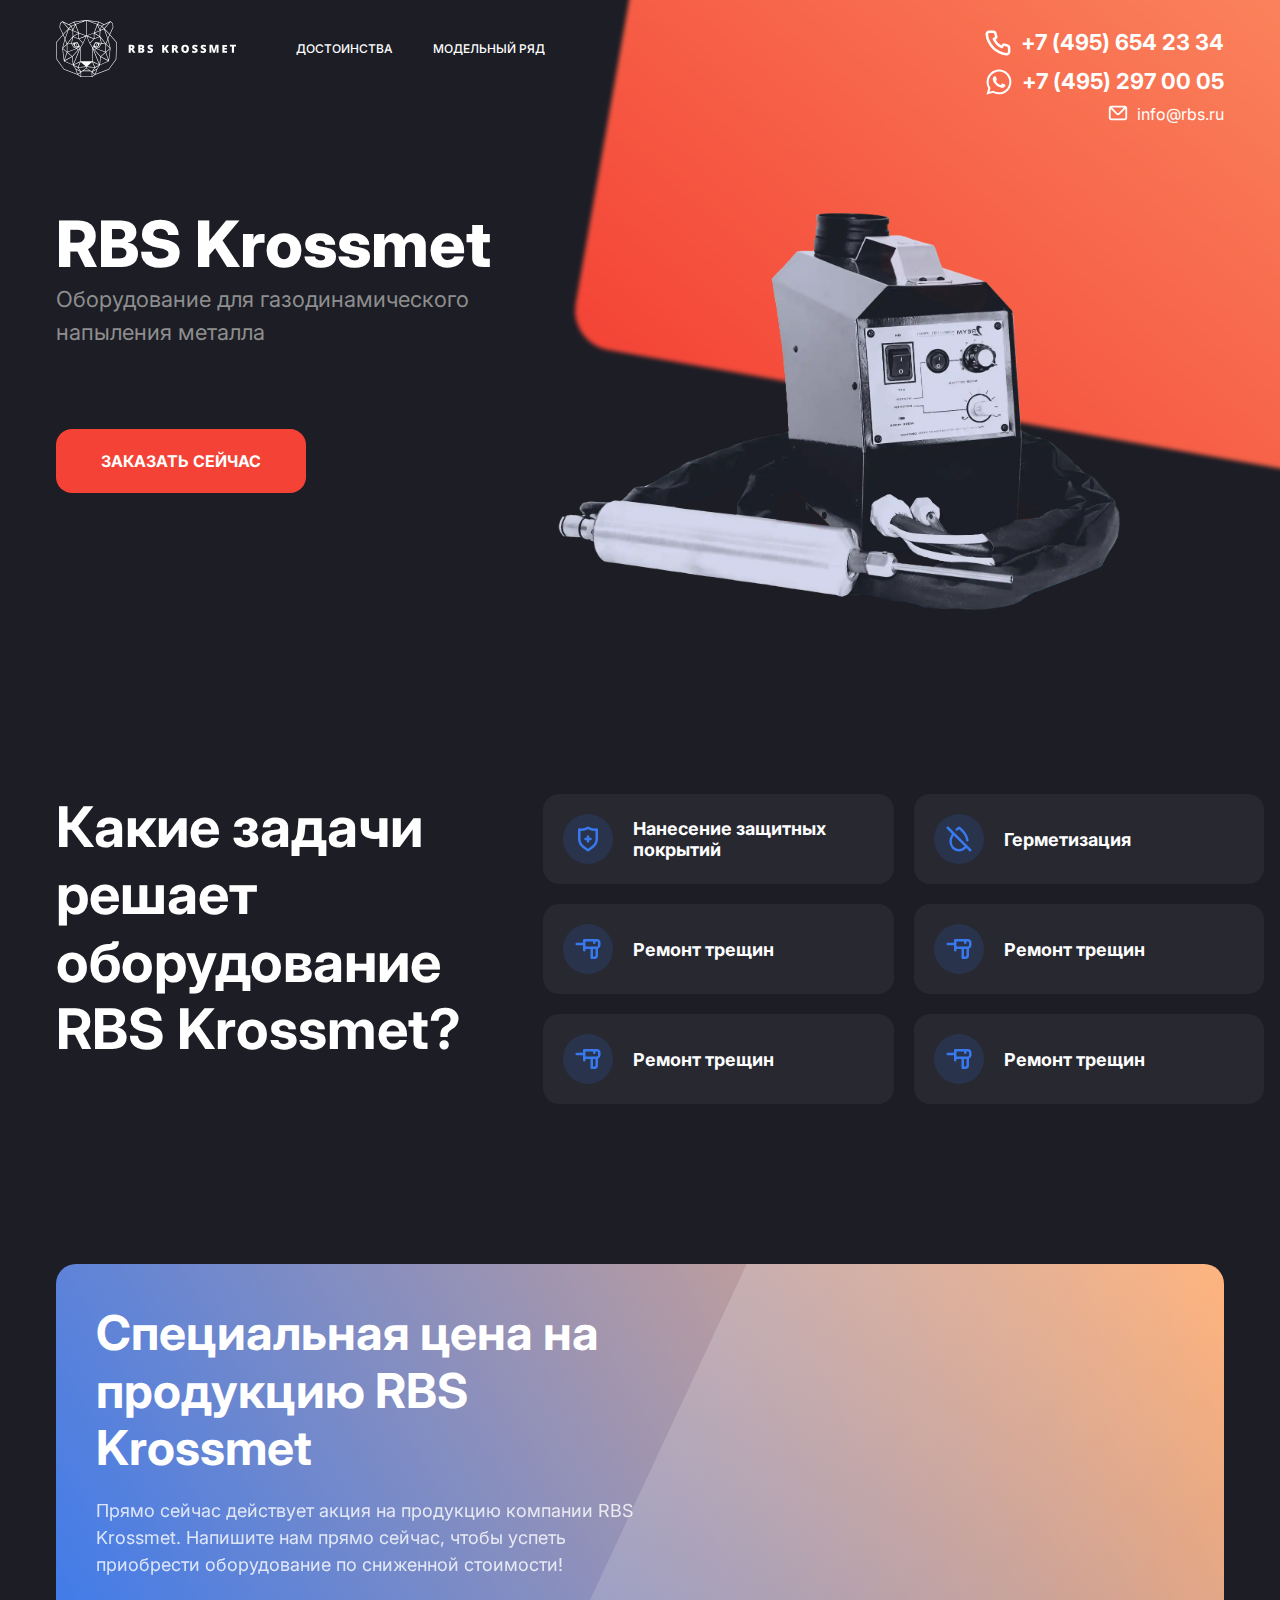
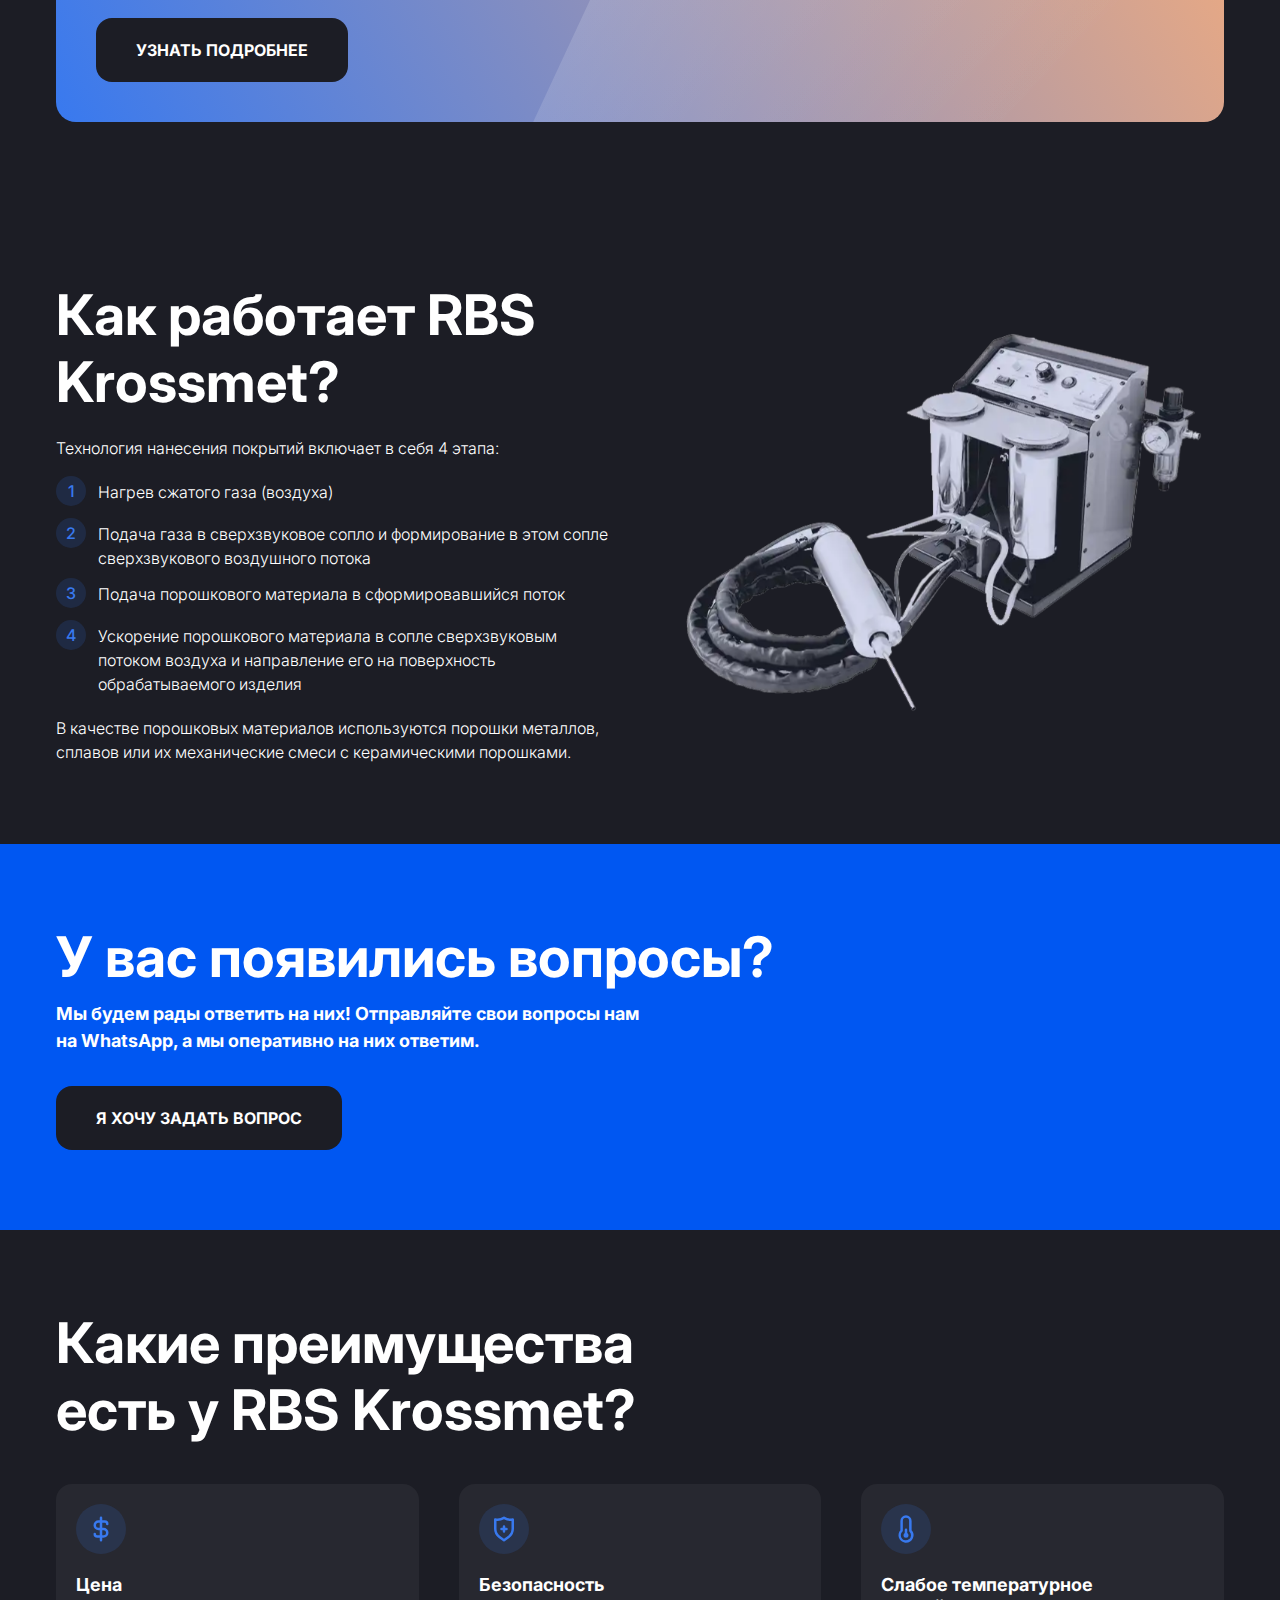
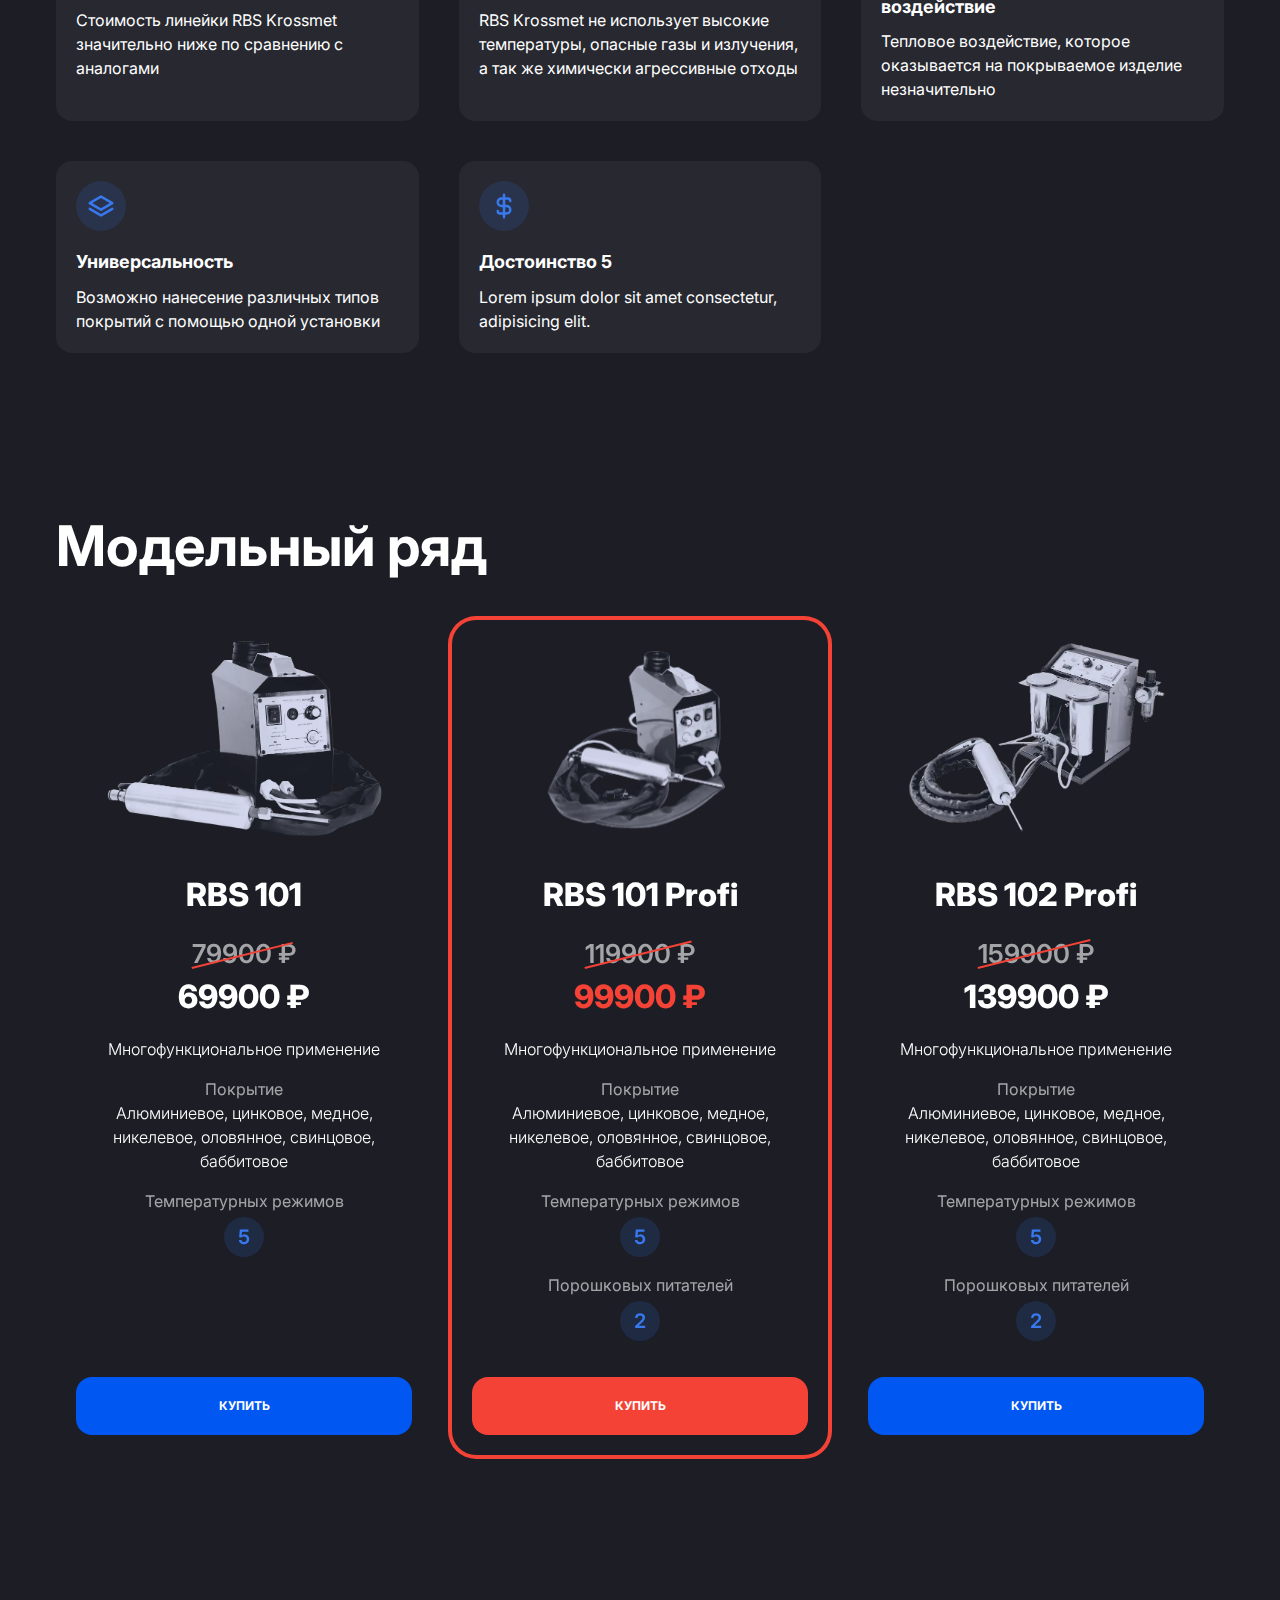
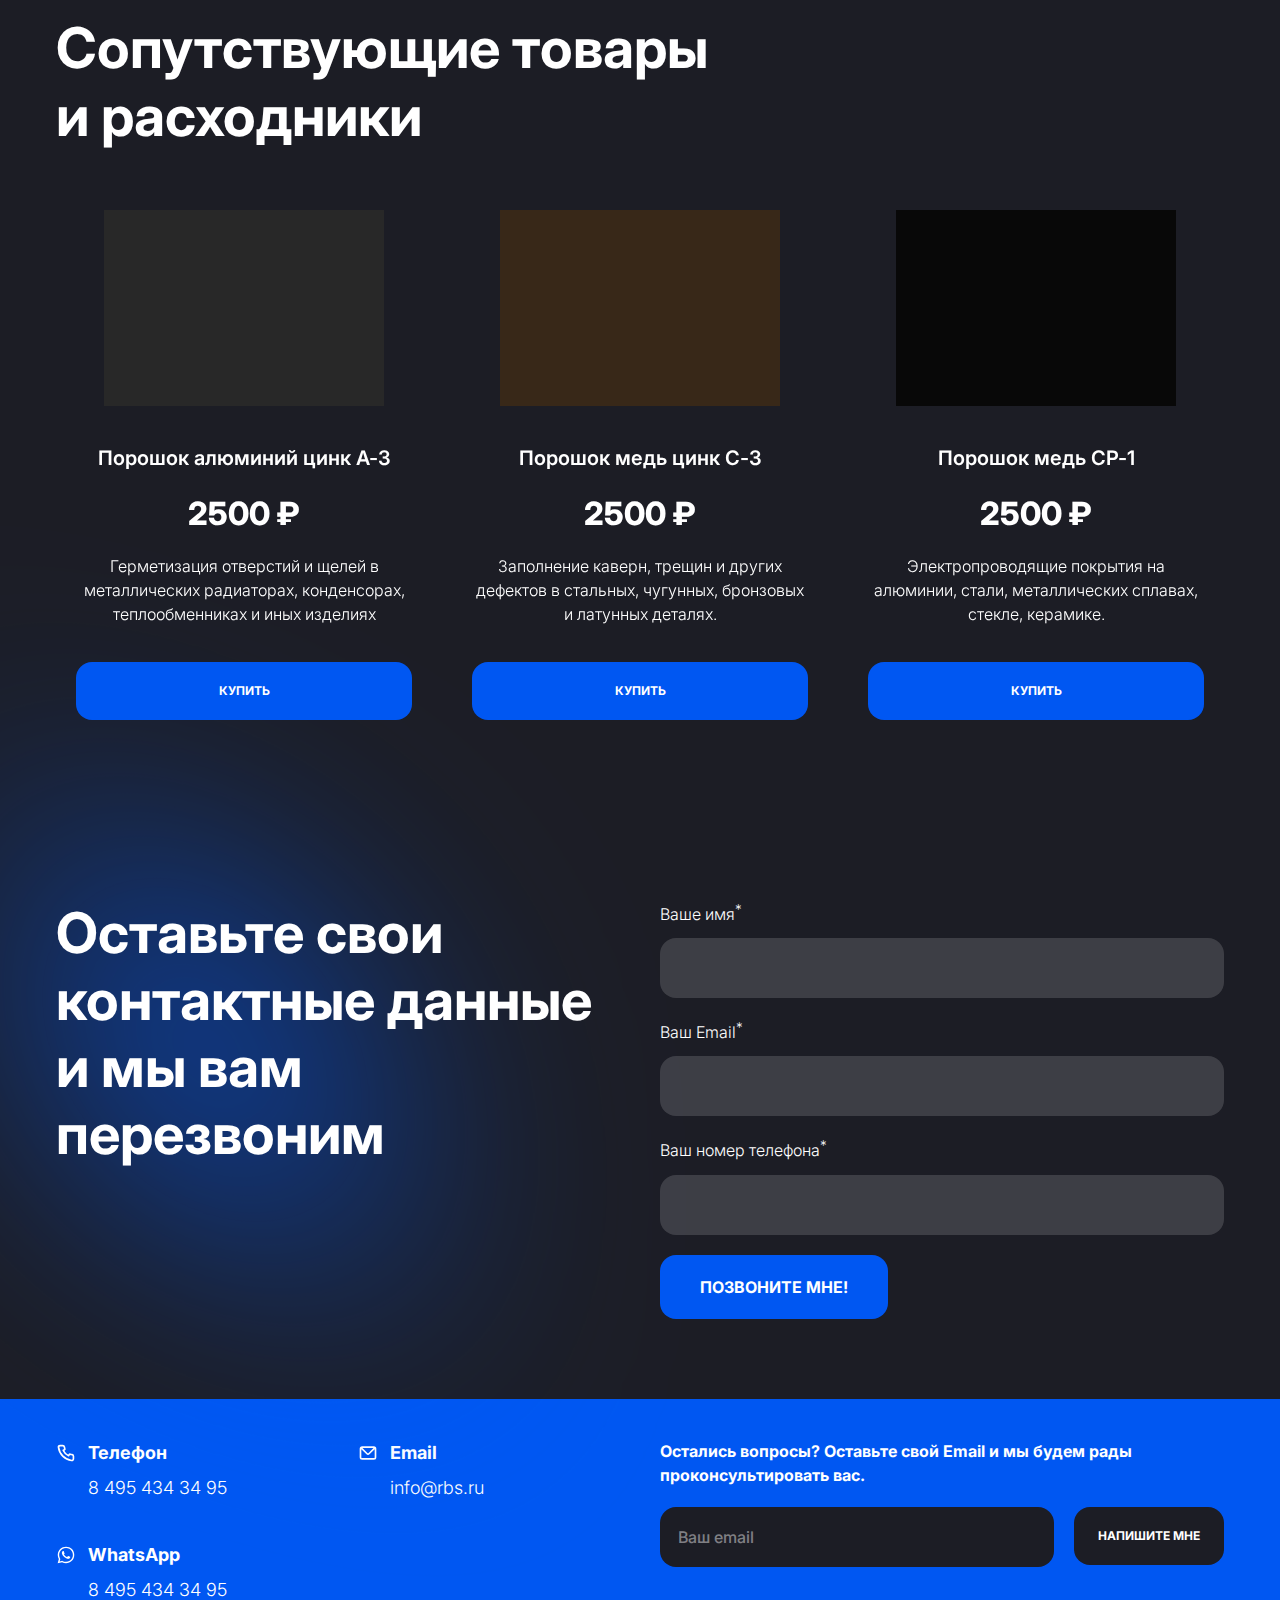
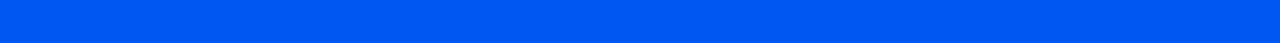
<file: index.html>
<!DOCTYPE html><html><head><meta charSet="utf-8"/><meta http-equiv="x-ua-compatible" content="ie=edge"/><meta name="viewport" content="width=device-width, initial-scale=1, shrink-to-fit=no"/><style data-href="/styles.3fdd917474686aa62a97.css" data-identity="gatsby-global-css">:root{--step-base:4px;--step-x1:var(--step-base);--step-x2:8px;--step-x3:12px;--step-x4:16px;--step-x5:20px;--step-x6:24px;--step-x7:28px;--step-x8:32px;--step-x9:36px;--step-x10:40px;--step-x12:48px;--step-x15:60px;--step-x20:80px;--color-white:#fff;--color-light-gray:#f5f5f5;--color-light-gray-darker:#efeeee;--color-blue:#0057f2;--color-blue-darker:#0350da;--color-orange:#ff9800;--color-orange-darker:#ec8d00;--color-red:#f44336;--color-red-darker:#cc2b20;--color-green:#4caf50;--color-black:#1c1d25;--color-black-darker:#16181f;--color-black-darkest:#0d0e13;--color-black-lighter:#45464c;--color-gray:#8e8e8e;--color-accent:var(--color-blue);--color-accent-hover:var(--color-blue-darker);--color-accent-secondary:var(--color-red);--color-accent-secondary-hover:var(--color-red-darker);--color-contrast:var(--color-white);--color-bg-primary:var(--color-black);--color-bg-secondary:var(--color-black-darker);--color-bg-secondary-hover:var(--color-black-darkest);--color-bg-third:hsla(0,0%,100%,0.15);--color-text-base:var(--color-black);--color-text-contrast:var(--color-white);--color-text-light-contrast:var(--color-gray);--font-railway:"Raleway","Helvetica",sans-serif;--font-inter:"Inter","Helvetica",sans-serif;--font-size-small:12px;--font-size-normal:16px;--font-size-big:18px;--font-size-huge:22px;--font-family-base:var(--font-inter);--font-family-title:var(--font-inter);--font-size-title:48px;--font-size-subtitle:28px;--font-size-third-title:24px;--font-size-base:16px;--border-radius-base:16px;--border-radius-small:12px}@media (min-width:1024px){:root{--font-size-title:64px;--font-size-subtitle:56px;--font-size-third-title:48px}}*,:after,:before{box-sizing:border-box}blockquote,body,dd,dl,figure,h1,h2,h3,h4,p{margin:0}ol[role=list],ul[role=list]{list-style:none}html:focus-within{scroll-behavior:smooth}body{text-rendering:optimizeSpeed;line-height:1.5;min-height:100vh}a:not([class]){text-decoration-skip-ink:auto}img,picture{display:block;max-width:100%}button,input,select,textarea{font:inherit}@media(prefers-reduced-motion:reduce){html:focus-within{scroll-behavior:auto}*,:after,:before{animation-duration:.01ms!important;animation-iteration-count:1!important;scroll-behavior:auto!important;transition-duration:.01ms!important}}@font-face{font-family:swiper-icons;font-style:normal;font-weight:400;src:url("data:application/font-woff;charset=utf-8;base64, [base64]//wADZ2x5ZgAAAywAAADMAAAD2MHtryVoZWFkAAABbAAAADAAAAA2E2+eoWhoZWEAAAGcAAAAHwAAACQC9gDzaG10eAAAAigAAAAZAAAArgJkABFsb2NhAAAC0AAAAFoAAABaFQAUGG1heHAAAAG8AAAAHwAAACAAcABAbmFtZQAAA/gAAAE5AAACXvFdBwlwb3N0AAAFNAAAAGIAAACE5s74hXjaY2BkYGAAYpf5Hu/j+W2+MnAzMYDAzaX6QjD6/4//Bxj5GA8AuRwMYGkAPywL13jaY2BkYGA88P8Agx4j+/8fQDYfA1AEBWgDAIB2BOoAeNpjYGRgYNBh4GdgYgABEMnIABJzYNADCQAACWgAsQB42mNgYfzCOIGBlYGB0YcxjYGBwR1Kf2WQZGhhYGBiYGVmgAFGBiQQkOaawtDAoMBQxXjg/wEGPcYDDA4wNUA2CCgwsAAAO4EL6gAAeNpj2M0gyAACqxgGNWBkZ2D4/wMA+xkDdgAAAHjaY2BgYGaAYBkGRgYQiAHyGMF8FgYHIM3DwMHABGQrMOgyWDLEM1T9/w8UBfEMgLzE////P/5//f/V/xv+r4eaAAeMbAxwIUYmIMHEgKYAYjUcsDAwsLKxc3BycfPw8jEQA/[base64]/uznmfPFBNODM2K7MTQ45YEAZqGP81AmGGcF3iPqOop0r1SPTaTbVkfUe4HXj97wYE+yNwWYxwWu4v1ugWHgo3S1XdZEVqWM7ET0cfnLGxWfkgR42o2PvWrDMBSFj/IHLaF0zKjRgdiVMwScNRAoWUoH78Y2icB/yIY09An6AH2Bdu/UB+yxopYshQiEvnvu0dURgDt8QeC8PDw7Fpji3fEA4z/PEJ6YOB5hKh4dj3EvXhxPqH/SKUY3rJ7srZ4FZnh1PMAtPhwP6fl2PMJMPDgeQ4rY8YT6Gzao0eAEA409DuggmTnFnOcSCiEiLMgxCiTI6Cq5DZUd3Qmp10vO0LaLTd2cjN4fOumlc7lUYbSQcZFkutRG7g6JKZKy0RmdLY680CDnEJ+UMkpFFe1RN7nxdVpXrC4aTtnaurOnYercZg2YVmLN/d/gczfEimrE/fs/bOuq29Zmn8tloORaXgZgGa78yO9/cnXm2BpaGvq25Dv9S4E9+5SIc9PqupJKhYFSSl47+Qcr1mYNAAAAeNptw0cKwkAAAMDZJA8Q7OUJvkLsPfZ6zFVERPy8qHh2YER+3i/BP83vIBLLySsoKimrqKqpa2hp6+jq6RsYGhmbmJqZSy0sraxtbO3sHRydnEMU4uR6yx7JJXveP7WrDycAAAAAAAH//wACeNpjYGRgYOABYhkgZgJCZgZNBkYGLQZtIJsFLMYAAAw3ALgAeNolizEKgDAQBCchRbC2sFER0YD6qVQiBCv/H9ezGI6Z5XBAw8CBK/m5iQQVauVbXLnOrMZv2oLdKFa8Pjuru2hJzGabmOSLzNMzvutpB3N42mNgZGBg4GKQYzBhYMxJLMlj4GBgAYow/P/PAJJhLM6sSoWKfWCAAwDAjgbRAAB42mNgYGBkAIIbCZo5IPrmUn0hGA0AO8EFTQAA") format("woff")}:root{--swiper-theme-color:#007aff}.swiper-container{list-style:none;margin-left:auto;margin-right:auto;overflow:hidden;padding:0;position:relative;z-index:1}.swiper-container-vertical>.swiper-wrapper{flex-direction:column}.swiper-wrapper{box-sizing:content-box;display:flex;height:100%;position:relative;transition-property:transform;width:100%;z-index:1}.swiper-container-android .swiper-slide,.swiper-wrapper{transform:translateZ(0)}.swiper-container-multirow>.swiper-wrapper{flex-wrap:wrap}.swiper-container-multirow-column>.swiper-wrapper{flex-direction:column;flex-wrap:wrap}.swiper-container-free-mode>.swiper-wrapper{margin:0 auto;transition-timing-function:ease-out}.swiper-container-pointer-events{touch-action:pan-y}.swiper-container-pointer-events.swiper-container-vertical{touch-action:pan-x}.swiper-slide{flex-shrink:0;height:100%;position:relative;transition-property:transform;width:100%}.swiper-slide-invisible-blank{visibility:hidden}.swiper-container-autoheight,.swiper-container-autoheight .swiper-slide{height:auto}.swiper-container-autoheight .swiper-wrapper{align-items:flex-start;transition-property:transform,height}.swiper-container-3d{perspective:1200px}.swiper-container-3d .swiper-cube-shadow,.swiper-container-3d .swiper-slide,.swiper-container-3d .swiper-slide-shadow-bottom,.swiper-container-3d .swiper-slide-shadow-left,.swiper-container-3d .swiper-slide-shadow-right,.swiper-container-3d .swiper-slide-shadow-top,.swiper-container-3d .swiper-wrapper{transform-style:preserve-3d}.swiper-container-3d .swiper-slide-shadow-bottom,.swiper-container-3d .swiper-slide-shadow-left,.swiper-container-3d .swiper-slide-shadow-right,.swiper-container-3d .swiper-slide-shadow-top{height:100%;left:0;pointer-events:none;position:absolute;top:0;width:100%;z-index:10}.swiper-container-3d .swiper-slide-shadow-left{background-image:linear-gradient(270deg,rgba(0,0,0,.5),transparent)}.swiper-container-3d .swiper-slide-shadow-right{background-image:linear-gradient(90deg,rgba(0,0,0,.5),transparent)}.swiper-container-3d .swiper-slide-shadow-top{background-image:linear-gradient(0deg,rgba(0,0,0,.5),transparent)}.swiper-container-3d .swiper-slide-shadow-bottom{background-image:linear-gradient(180deg,rgba(0,0,0,.5),transparent)}.swiper-container-css-mode>.swiper-wrapper{-ms-overflow-style:none;overflow:auto;scrollbar-width:none}.swiper-container-css-mode>.swiper-wrapper::-webkit-scrollbar{display:none}.swiper-container-css-mode>.swiper-wrapper>.swiper-slide{scroll-snap-align:start start}.swiper-container-horizontal.swiper-container-css-mode>.swiper-wrapper{scroll-snap-type:x mandatory}.swiper-container-vertical.swiper-container-css-mode>.swiper-wrapper{scroll-snap-type:y mandatory}.swiper-container{overflow:visible}.swiper-slide{align-items:stretch;display:flex;height:auto}.d_b{background-color:var(--color-black);border:none;border-radius:var(--border-radius-base);color:var(--color-text-contrast);cursor:pointer;display:inline-block;font-family:var(--font-family-base);font-size:var(--font-size-small);font-weight:700;padding:var(--step-x5) var(--step-x5);text-align:center;text-decoration:none;text-transform:uppercase;transition:transform .15s ease}.d_b:focus,.d_b:hover{background-color:var(--color-black-darker)}.d_b:not([disabled]):active{transform:scale(.98)}.d_b[disabled]{opacity:.6}@media (min-width:1024px){.d_b{padding:var(--step-x5) var(--step-x6)}}.d_3{padding:var(--step-x3) var(--step-x6)}.d_4{font-size:var(--font-size-small);padding:var(--step-x5) var(--step-x10)}@media (min-width:1024px){.d_4{font-size:var(--font-size-base)}}.d_5{background-color:var(--color-accent);color:var(--color-text-contrast)}.d_5:focus,.d_5:hover{background-color:var(--color-accent-hover)}.d_6{background-color:var(--color-accent-secondary);color:var(--color-text-contrast)}.d_6:focus,.d_6:hover{background-color:var(--color-accent-secondary-hover)}.d_7{background-color:var(--color-light-gray);color:var(--color-text-base)}.d_7:focus,.d_7:hover{background-color:var(--color-light-gray-darker)}.d_8{width:100%}.d_9{-webkit-animation:d_9 2s infinite;animation:d_9 2s infinite;box-shadow:0 0 0 0 var(--color-accent)}.d_9.d_6{-webkit-animation-name:d_bb;animation-name:d_bb}.d_bc{border-radius:var(--border-radius-small);line-height:0;padding:var(--step-x2)}.d_bd,.d_bf{fill:currentColor;width:30px}.d_bf{-webkit-animation:d_bg 1s infinite;animation:d_bg 1s infinite;height:30px}.d_bh{align-items:center;bottom:0;display:flex;justify-content:center;left:0;position:absolute;right:0;top:0}.d_bj{position:relative}.d_bj .d_2,.d_bj .d_bd{opacity:0}@-webkit-keyframes d_bg{0%{transform:rotate(0deg)}to{transform:rotate(1turn)}}@keyframes d_bg{0%{transform:rotate(0deg)}to{transform:rotate(1turn)}}@-webkit-keyframes d_9{0%{box-shadow:0 0 0 0 var(--color-accent)}70%{box-shadow:0 0 0 var(--step-x5) rgba(0,88,242,0)}to{box-shadow:0 0 0 0 rgba(0,88,242,0)}}@keyframes d_9{0%{box-shadow:0 0 0 0 var(--color-accent)}70%{box-shadow:0 0 0 var(--step-x5) rgba(0,88,242,0)}to{box-shadow:0 0 0 0 rgba(0,88,242,0)}}@-webkit-keyframes d_bb{0%{box-shadow:0 0 0 0 var(--color-accent-secondary)}70%{box-shadow:0 0 0 var(--step-x5) rgba(244,67,54,0)}to{box-shadow:0 0 0 0 rgba(0,87,242,0)}}@keyframes d_bb{0%{box-shadow:0 0 0 0 var(--color-accent-secondary)}70%{box-shadow:0 0 0 var(--step-x5) rgba(244,67,54,0)}to{box-shadow:0 0 0 0 rgba(0,87,242,0)}}.f_b{padding:var(--step-x5);position:relative}@media (min-width:1024px){.f_b{padding:var(--step-x8)}}.f_2{max-height:calc(100vh - var(--step-x5)*4);overflow:auto}@media (min-width:1024px){.f_2{max-height:calc(100vh - var(--step-x5)*2 - var(--step-x8)*2)}}.f_bk{position:absolute;right:var(--step-x3);top:var(--step-x3);z-index:10000}.g_b{margin-left:auto;margin-right:auto;max-width:1200px;padding-left:var(--step-x4);padding-right:var(--step-x4)}.j_b{color:var(--color-text-base);font-family:var(--font-family-base);font-size:var(--font-size-normal);font-weight:300}.j_3{font-size:var(--font-size-small)}.j_4{font-size:var(--font-size-big)}.j_bq{font-size:var(--font-size-huge)}.j_br{font-weight:400}.j_bs{font-weight:700}.j_bt{font-weight:800}.j_bv{font-weight:900}.j_bw{color:var(--color-text-contrast)}.q_b{font-family:var(--font-family-base);padding:var(--step-x5) 0}.q_bT{grid-gap:var(--step-x5);display:grid;grid-template-columns:80px 1fr auto}@media (min-width:768px){.q_bT{grid-gap:var(--step-x10);align-items:start;grid-template-columns:180px 1fr auto}}.q_bV{line-height:0;max-width:100%}.q_bV svg{width:100%}.q_bV .q_bW{display:none}@media (min-width:768px){.q_bV .q_bW{display:block}}.q_bV .q_bX{display:block}@media (min-width:768px){.q_bV .q_bX{display:none}.q_bY{grid-column:2/3;grid-row:1}}.q_bZ{background-color:hsla(0,0%,100%,.15)}@media (min-width:768px){.q_bZ{display:none}}.q_b0{background-color:hsla(0,0%,100%,.15);margin-left:auto}.q_b1{background-color:var(--color-bg-primary);border-bottom:2px solid hsla(0,0%,100%,.05);left:0;padding:var(--step-x5) var(--step-x4);position:fixed;right:0;top:0;transform:translateY(-100%);transition:.15s ease-in-out;z-index:1000}@media (min-width:768px){.q_b1{background-color:transparent;border-bottom:0;display:block;padding:0;position:static;transform:none;transition:none;z-index:auto}}.q_b1.q_b2{display:flex;flex-direction:column;transform:translateY(0)}.q_b1.q_b2 .q_b3{margin-top:var(--step-x4)}.q_b3{list-style:none;margin:0;padding:0}.q_b4{align-items:flex-start;display:flex;justify-content:space-between}.q_b5{display:block;margin-top:var(--step-x2)}@media (min-width:768px){.q_b5{display:inline-block;margin-top:0}}.q_b6{background-color:hsla(0,0%,100%,.05);border-radius:var(--border-radius-base);color:var(--color-text-contrast);display:inline-block;font-size:var(--font-size-small);font-weight:500;padding:var(--step-x5);text-decoration:none;text-transform:uppercase;width:100%}.q_b6:focus,.q_b6:hover{color:var(--color-accent)}@media (min-width:768px){.q_b6{background-color:transparent;border-radius:0}}.q_b8{text-align:right}@media (min-width:768px){.q_b8{grid-column:3/4}}.q_b9{color:var(--color-text-contrast)}.q_b9 a{color:inherit;text-decoration:none}.q_b9 a:focus,.q_b9 a:hover{text-decoration:underline}.q_cb{font-size:16px;white-space:nowrap}@media (min-width:1024px){.q_cb{font-size:22px}}.q_cb .q_cc{width:20px}@media (min-width:1024px){.q_cb .q_cc{top:8px;width:30px}}.q_cc{fill:currentColor;margin-right:var(--step-x2);position:relative;top:4px;width:22px}.q_cd{color:var(--color-contrast);text-decoration:none}.q_cd:focus,.q_cd:hover{text-decoration:underline}.t_b{position:relative}.t_cr{-webkit-tap-highlight-color:transparent;-webkit-appearance:none;-moz-appearance:none;background-color:var(--color-bg-third);border:2px solid transparent;border-radius:var(--border-radius-base);box-sizing:border-box;color:var(--color-text-contrast);display:block;font-family:var(--font-family-base);font-size:var(--font-size-base);font-weight:500;line-height:var(--step-x6);padding:var(--step-x4);width:100%}.t_cr:not([disabled]):focus{border-color:var(--color-accent);outline:none}.t_cr::-moz-placeholder{color:hsla(0,0%,100%,.45)}.t_cr:-ms-input-placeholder{color:hsla(0,0%,100%,.45)}.t_cr::placeholder{color:hsla(0,0%,100%,.45)}.t_cr[disabled]{opacity:.6}.t_cs{min-height:150px;resize:none}.t_ct:after{border-bottom:2px solid var(--color-text-base);border-right:2px solid var(--color-text-base);content:"";display:block;height:var(--step-x2);position:absolute;right:var(--step-x6);top:50%;transform:translateY(-50%) rotate(45deg);width:var(--step-x2)}.t_cv{color:var(--color-red);font-size:14px;font-weight:400;margin-top:var(--step-x2)}.t_cp .t_cr{border-color:var(--color-red)}.s_b{align-items:center;background-color:var(--color-green);border-radius:var(--border-radius-base);color:var(--color-text-contrast);display:flex;padding:var(--step-x5)}.s_b:not(:last-child){margin-bottom:var(--step-x5)}.s_b.s_cp{background-color:var(--color-red)}.s_cq{fill:currentColor;flex:none;height:30px;margin-right:var(--step-x4);width:30px}.r_b{background-color:var(--color-accent);padding:var(--step-x10) 0}.r_b8{grid-gap:var(--step-x5);display:grid;grid-template-columns:1fr;list-style:none;margin:0;padding:0}@media (min-width:1024px){.r_b8{grid-gap:var(--step-x10);grid-template-columns:repeat(2,1fr)}}.r_cf{grid-gap:var(--step-x2) var(--step-x3);display:grid;grid-template-columns:20px 1fr}.r_cg,.r_ch{color:var(--color-text-contrast);grid-column:2}.r_ch a{color:inherit;text-decoration:none}.r_ch a:focus,.r_ch a:hover{text-decoration:underline}.r_cc{fill:var(--color-text-contrast);grid-column:1;grid-row:1/3;margin-top:var(--step-base);width:20px}.r_cj{grid-gap:var(--step-x10);align-items:start;display:grid;grid-template-columns:1fr}@media (min-width:768px){.r_cj{grid-gap:var(--step-x5);grid-template-columns:1fr 2fr}}@media (min-width:1024px){.r_cj{grid-gap:var(--step-x10);grid-template-columns:repeat(2,1fr)}.r_ck{align-items:flex-start;display:flex;flex-wrap:wrap}}.r_cl{color:var(--color-text-contrast)}.r_cl,.r_cm{flex:1;margin-bottom:var(--step-x5)}.r_cm{width:100%}@media (min-width:1024px){.r_cm{margin-bottom:0;margin-right:var(--step-x5)}}.r_bH{background-color:var(--color-bg-primary)}.r_bH:focus{border-color:var(--color-contrast)!important}.r_cn{white-space:nowrap;width:100%}@media (min-width:1024px){.r_cn{width:auto}}.c_b{padding-top:106px}.c_1{left:0;position:absolute;right:0;top:0;z-index:1000}.l_b{color:var(--color-text-base);font-family:var(--font-family-title);font-weight:800;line-height:1.2;margin:0 0 var(--step-x5)}.l_b.l_bx{font-size:var(--font-size-title)}.l_b.l_by{font-size:var(--font-size-subtitle);font-weight:700}.l_b.l_bz{font-size:var(--font-size-third-title);font-weight:700}.l_b.l_bB,.l_b.l_bC,.l_b.l_bD{font-size:var(--font-size-base)}.h_b{background-color:hsla(0,0%,100%,.05);border-radius:var(--border-radius-base);display:flex;flex-direction:column;padding:var(--step-x5)}.h_b.h_bl{align-items:center;flex-direction:row}.h_b.h_bl .h_bm{margin-bottom:0;margin-right:var(--step-x5)}.h_bm{align-items:center;background-color:rgba(56,121,239,.15);border-radius:50%;display:flex;flex:0 0 50px;height:50px;justify-content:center;margin-bottom:var(--step-x5);width:50px}.h_bd{fill:#3879ef;width:30px}.h_bn{font-size:18px!important;margin:0;max-width:250px}.h_bn,.h_bp{color:var(--color-text-contrast)}.h_bp{margin-top:var(--step-x3)}.k_b{background-image:linear-gradient(60deg,#3879ef,#ffaf76);border-radius:20px;overflow:hidden;padding:var(--step-x6);position:relative}@media (min-width:1024px){.k_b{padding:var(--step-x10)}}.k_b:after,.k_b:before{background-image:linear-gradient(115deg,hsla(0,0%,100%,.1),transparent 90%);bottom:0;content:"";display:block;left:50%;position:absolute;right:0;top:0;transform:skew(-25deg)}.m_b{padding:var(--step-x10) 0;position:relative}@media (min-width:1024px){.m_b{padding:var(--step-x20) 0}}.p_b{background-color:hsla(0,0%,100%,.05);border-radius:24px;display:flex;flex-direction:column;padding:var(--step-x3);position:relative;text-align:center;z-index:1}@media (min-width:1024px){.p_b{background-color:transparent;padding:var(--step-x5)}.p_b:hover{background-color:var(--color-bg-secondary)}}.p_b.p_bJ{box-shadow:0 0 0 4px var(--color-accent-secondary);z-index:2}@media (min-width:768px){.p_b.p_bJ{-webkit-animation:p_9 2s infinite;animation:p_9 2s infinite}}.p_b.p_bJ .p_bK{color:var(--color-accent-secondary)}.p_bL{margin:0 auto;margin-bottom:var(--step-x10);max-width:280px;position:relative;width:100%}.p_bL:before{content:"";display:block;height:0;padding-top:70%;width:100%}.p_bL>div{bottom:0;left:0;position:absolute;right:0;top:0}.p_bn{color:var(--color-text-contrast);font-size:24px!important;margin-bottom:var(--step-x3)}@media (min-width:1024px){.p_bn{font-size:32px!important;margin-bottom:var(--step-x5)}}.p_bK{color:var(--color-text-contrast);font-size:24px;font-weight:800}@media (min-width:1024px){.p_bK{font-size:32px}}.p_bM{align-self:center;color:hsla(0,0%,100%,.6);font-size:20px;font-weight:600;position:relative}@media (min-width:1024px){.p_bM{font-size:26px}}.p_bM:after{background-color:var(--color-red);bottom:4px;content:"";height:2px;left:0;position:absolute;right:0;transform:rotate(-14deg);transform-origin:left bottom;width:100%}.p_bN{list-style:none;margin:0 0 var(--step-x5);padding:0}.p_bP{color:var(--color-text-contrast);margin:var(--step-x4) 0}.p_bQ{display:block;opacity:.6}.p_bR{align-items:center;background-color:rgba(56,121,239,.15);border-radius:50%;color:#3879ef;display:inline-flex;font-size:20px;font-weight:600;height:var(--step-x10);justify-content:center;margin-top:var(--step-base);width:var(--step-x10)}.p_bS{margin-top:auto;z-index:10}@-webkit-keyframes p_9{0%{box-shadow:0 0 0 4px var(--color-accent-secondary),0 0 0 0 var(--color-accent-secondary)}70%{box-shadow:0 0 0 4px var(--color-accent-secondary),0 0 0 var(--step-x5) rgba(244,67,54,0)}to{box-shadow:0 0 0 4px var(--color-accent-secondary),0 0 0 0 rgba(0,87,242,0)}}@keyframes p_9{0%{box-shadow:0 0 0 4px var(--color-accent-secondary),0 0 0 0 var(--color-accent-secondary)}70%{box-shadow:0 0 0 4px var(--color-accent-secondary),0 0 0 var(--step-x5) rgba(244,67,54,0)}to{box-shadow:0 0 0 4px var(--color-accent-secondary),0 0 0 0 rgba(0,87,242,0)}}.n_b{position:relative}.n_bF:not(:last-child),.n_R{margin-bottom:var(--step-x5)}.n_R{display:block}.n_S{color:var(--color-text-contrast);margin-bottom:var(--step-x3)}.n_T{width:100%}@media (min-width:1024px){.n_T{width:auto}}.n_bG .n_bH{background-color:var(--color-light-gray-darker)}.n_bG .n_bH,.n_bG .n_S{color:var(--color-text-base)}.b_b{background-color:var(--color-bg-primary);overflow:hidden}.b_c{padding:100px 0}.b_c:before{background-image:linear-gradient(-60deg,var(--color-accent-secondary),#ffaf76);border-radius:40px;content:"";display:block;filter:blur(2px);height:500px;left:35%;position:absolute;top:-60%;transform:rotate(100deg);width:500px}@media (min-width:1024px){.b_c:before{height:900px;left:50%;top:-95%;width:900px}}.b_d{position:relative}@media (min-width:768px){.b_d{grid-gap:var(--step-x5);display:grid;grid-template-columns:repeat(12,1fr)}}.b_f{grid-column:1/span 5}.b_g{margin-top:var(--step-x10)}@media (min-width:768px){.b_g{grid-column:7/span 6;margin-top:0;z-index:1}}@media (min-width:1024px){.b_g{grid-column:6/span 6}}.b_h{color:var(--color-text-contrast);margin-bottom:0}.b_j{color:var(--color-text-light-contrast)}@media (min-width:1024px){.b_j{font-size:var(--font-size-huge)}}.b_k{margin-top:var(--step-x10);width:100%}@media (min-width:1024px){.b_k{margin-top:var(--step-x20);max-width:100%;min-width:250px;width:auto}}.b_l{z-index:1}.b_m{color:var(--color-text-contrast)}.b_n{grid-gap:var(--step-x5);display:grid;grid-template-columns:1fr}@media (min-width:768px){.b_n{grid-template-columns:repeat(2,1fr)}}@media (min-width:1024px){.b_n{grid-gap:var(--step-x5);grid-template-columns:40% 30% 30%}}@media (min-width:768px){.b_n .b_m{grid-column:1/span 2}}@media (min-width:1024px){.b_n .b_m{grid-column:span 1;grid-row:1/span 3}}.b_n .b_p{width:100%}.b_q{position:relative;z-index:1}@media (min-width:768px){.b_q{width:50%}}.b_r,.b_s{color:var(--color-text-contrast)}.b_s{margin-bottom:var(--step-x8);opacity:.8}@media (min-width:1024px){.b_s{margin-bottom:var(--step-x10)}}.b_t{width:100%}@media (min-width:1024px){.b_t{width:auto}}.b_v{grid-gap:var(--step-x10);align-items:center;counter-reset:description-list;display:grid;grid-template-columns:1fr}@media (min-width:768px){.b_v{grid-template-columns:repeat(2,1fr)}}.b_w,.b_x{color:var(--color-text-contrast)}.b_x{font-family:var(--font-family-base);font-size:var(--font-size-normal);font-weight:300;list-style:none;margin:var(--step-x5) 0;padding:0}.b_x li{display:flex}.b_x li:not(:last-of-type){margin-bottom:var(--step-x3)}.b_x li:before{align-items:center;background-color:rgba(56,121,239,.15);border-radius:50%;color:#3879ef;content:counter(description-list);counter-increment:description-list;display:flex;flex:none;font-weight:500;height:30px;justify-content:center;margin-right:var(--step-x3);position:relative;top:-4px;width:30px}.b_y{background-color:var(--color-accent)}.b_y .b_z{margin-bottom:var(--step-x2)}.b_y .b_B{margin-bottom:var(--step-x8)}@media (min-width:768px){.b_y .b_B{width:50%}}.b_y .b_C{width:100%}@media (min-width:768px){.b_y .b_C{width:auto}}.b_D{margin-bottom:var(--step-x10)}.b_F{grid-gap:var(--step-x5);display:grid;grid-template-columns:1fr;list-style:none;margin:0;padding:0}@media (min-width:768px){.b_F{grid-template-columns:repeat(2,1fr)}}@media (min-width:1024px){.b_F{grid-gap:var(--step-x10);grid-template-columns:repeat(3,1fr)}}.b_G{align-items:stretch;display:flex;justify-content:stretch}.b_H{color:var(--color-text-contrast);margin-bottom:var(--step-x2)}.b_H:last-child{margin-bottom:0}.b_K{margin-bottom:var(--step-x10)}.b_M{width:100%}.b_N{font-size:20px!important;font-weight:600}.b_P{grid-gap:var(--step-x5);display:grid;grid-template-columns:1fr}@media (min-width:768px){.b_P{grid-template-columns:1fr 2fr}}@media (min-width:1024px){.b_P{grid-gap:var(--step-x10);grid-template-columns:repeat(2,1fr)}}.b_Q{color:var(--color-text-contrast);position:relative;z-index:0}.b_Q:before{background:var(--color-accent);border-radius:50%;content:"";display:block;filter:blur(150px);height:300px;left:0;position:absolute;top:0;transform:skewY(18deg);width:300px;z-index:-1}.b_R{display:block;margin-bottom:var(--step-x8)}.b_S{color:var(--color-text-contrast);margin-bottom:var(--step-x3)}.b_T{width:100%}@media (min-width:1024px){.b_T{width:auto}}.b_V{background-color:rgba(0,0,0,.6);bottom:0;left:0;padding:var(--step-x5);position:fixed;right:0;top:0;z-index:10000}.b_W{overflow:hidden}.b_X{background:var(--color-contrast);border-radius:var(--border-radius-base);box-sizing:border-box;margin:0 auto;padding:0;width:100%}.b_X,.b_X:focus{outline:none}@media (min-width:1024px){.b_X{width:40%}}.b_Y{font-size:24px!important;padding-right:var(--step-x10)}.b_Z{display:block;margin:0 auto}.b_0{margin-bottom:var(--step-x5)}</style><meta name="generator" content="Gatsby 3.9.1"/><title data-react-helmet="true"></title><style>.gatsby-image-wrapper{position:relative;overflow:hidden}.gatsby-image-wrapper img{bottom:0;height:100%;left:0;margin:0;max-width:none;padding:0;position:absolute;right:0;top:0;width:100%;object-fit:cover}.gatsby-image-wrapper [data-main-image]{opacity:0;transform:translateZ(0);transition:opacity .25s linear;will-change:opacity}.gatsby-image-wrapper-constrained{display:inline-block;vertical-align:top}</style><noscript><style>.gatsby-image-wrapper noscript [data-main-image]{opacity:1!important}.gatsby-image-wrapper [data-placeholder-image]{opacity:0!important}</style></noscript><script type="module">const e="undefined"!=typeof HTMLImageElement&&"loading"in HTMLImageElement.prototype;e&&document.body.addEventListener("load",(function(e){if(void 0===e.target.dataset.mainImage)return;if(void 0===e.target.dataset.gatsbyImageSsr)return;const t=e.target;let a=null,n=t;for(;null===a&&n;)void 0!==n.parentNode.dataset.gatsbyImageWrapper&&(a=n.parentNode),n=n.parentNode;const o=a.querySelector("[data-placeholder-image]"),r=new Image;r.src=t.currentSrc,r.decode().catch((()=>{})).then((()=>{t.style.opacity=1,o&&(o.style.opacity=0,o.style.transition="opacity 500ms linear")}))}),!0);</script><link rel="icon" href="/favicon-32x32.png?v=839e76349fff67cd08ee23fccd775ea3" type="image/png"/><link rel="manifest" href="/manifest.webmanifest" crossorigin="anonymous"/><meta name="theme-color" content="#663399"/><link rel="apple-touch-icon" sizes="48x48" href="/icons/icon-48x48.png?v=839e76349fff67cd08ee23fccd775ea3"/><link rel="apple-touch-icon" sizes="72x72" href="/icons/icon-72x72.png?v=839e76349fff67cd08ee23fccd775ea3"/><link rel="apple-touch-icon" sizes="96x96" href="/icons/icon-96x96.png?v=839e76349fff67cd08ee23fccd775ea3"/><link rel="apple-touch-icon" sizes="144x144" href="/icons/icon-144x144.png?v=839e76349fff67cd08ee23fccd775ea3"/><link rel="apple-touch-icon" sizes="192x192" href="/icons/icon-192x192.png?v=839e76349fff67cd08ee23fccd775ea3"/><link rel="apple-touch-icon" sizes="256x256" href="/icons/icon-256x256.png?v=839e76349fff67cd08ee23fccd775ea3"/><link rel="apple-touch-icon" sizes="384x384" href="/icons/icon-384x384.png?v=839e76349fff67cd08ee23fccd775ea3"/><link rel="apple-touch-icon" sizes="512x512" href="/icons/icon-512x512.png?v=839e76349fff67cd08ee23fccd775ea3"/><link href="https://fonts.googleapis.com/css?family=Raleway:100,200,300,400,500,600,700,800,900|Inter:100,200,300,400,500,600,700,800,900&amp;display=swap" rel="stylesheet"/><link as="script" rel="preload" href="/webpack-runtime-c25d8313a7a6806d7a6b.js"/><link as="script" rel="preload" href="/framework-3a62675b80f56d392234.js"/><link as="script" rel="preload" href="/app-7d75d807cfda1f17fc7d.js"/><link as="script" rel="preload" href="/component---src-pages-index-tsx-33e6e21cab57d3093bd3.js"/><link as="fetch" rel="preload" href="/page-data/index/page-data.json" crossorigin="anonymous"/><link as="fetch" rel="preload" href="/page-data/app-data.json" crossorigin="anonymous"/></head><body><div id="___gatsby"><div style="outline:none" tabindex="-1" id="gatsby-focus-wrapper"><div class="c_b b_b"><header class="q_b c_1"><div class="g_b q_bT"><a class="q_bV" href="/"><svg class="q_bW" viewBox="0 0 453.08 143.59"><defs><style>.cls-1{fill:#fff;fill-rule:evenodd;}</style></defs><title>krossmet_logo_1</title><g id="Слой_2" data-name="Слой 2"><g id="_лой_1" data-name="—лой 1"><path class="cls-1" d="M188.3,75.33v7.29h-5.41v-20h6.57q8.16,0,8.16,5.91a5.92,5.92,0,0,1-3.39,5.39l5.83,8.73h-6.13l-4.25-7.29Zm0-4.07h1c1.89,0,2.84-.84,2.84-2.51,0-1.38-.93-2.06-2.79-2.06H188.3v4.57Zm18.81-8.67h7a11.86,11.86,0,0,1,6.06,1.21,4.11,4.11,0,0,1,2,3.77,4.79,4.79,0,0,1-.86,2.88A3.85,3.85,0,0,1,219,72v.13a4.62,4.62,0,0,1,2.69,1.65,5,5,0,0,1,.84,3,5.09,5.09,0,0,1-2,4.29,9,9,0,0,1-5.59,1.57h-7.79v-20Zm5.41,7.69h1.63a2.91,2.91,0,0,0,1.81-.49,1.66,1.66,0,0,0,.63-1.42q0-1.68-2.55-1.68h-1.52v3.59Zm0,4v4.21h1.91c1.69,0,2.53-.71,2.53-2.14a1.83,1.83,0,0,0-.68-1.54,3.14,3.14,0,0,0-2-.53Zm31.82,2.31a5.89,5.89,0,0,1-1,3.31,6.19,6.19,0,0,1-2.73,2.25,10.14,10.14,0,0,1-4.17.8,16.74,16.74,0,0,1-3.36-.28,12.49,12.49,0,0,1-2.82-1V76.81a16.35,16.35,0,0,0,3.22,1.24,11.87,11.87,0,0,0,3.07.45,2.94,2.94,0,0,0,1.76-.42,1.28,1.28,0,0,0,.57-1.07,1.19,1.19,0,0,0-.23-.72,2.62,2.62,0,0,0-.73-.62c-.33-.21-1.22-.64-2.66-1.29a12.76,12.76,0,0,1-2.94-1.73,5.31,5.31,0,0,1-1.45-1.92,6.43,6.43,0,0,1-.47-2.56,5.13,5.13,0,0,1,2-4.31A8.83,8.83,0,0,1,238,62.31a15.68,15.68,0,0,1,6.34,1.43l-1.66,4.17a12.16,12.16,0,0,0-4.85-1.28,2.57,2.57,0,0,0-1.53.37,1.11,1.11,0,0,0-.48.92,1.31,1.31,0,0,0,.61,1.06,22.91,22.91,0,0,0,3.3,1.7,9.07,9.07,0,0,1,3.6,2.5,5.43,5.43,0,0,1,1,3.36Zm40,6.08h-6.11l-4-7.66-1.6,1v6.7h-5.44v-20h5.44v8.7a25.08,25.08,0,0,1,1.66-2.56l4.2-6.14h5.92l-6.31,9,6.2,11.06Zm12.8-7.29v7.29h-5.41v-20h6.57q8.16,0,8.16,5.91a5.92,5.92,0,0,1-3.39,5.39l5.83,8.73h-6.13l-4.25-7.29Zm0-4.07h1c1.89,0,2.84-.84,2.84-2.51,0-1.38-.93-2.06-2.79-2.06h-1.07v4.57Zm37.55,1.32c0,3.37-.82,5.93-2.48,7.69S328.15,82.9,325,82.9s-5.55-.88-7.23-2.65-2.51-4.33-2.51-7.69.83-5.88,2.5-7.64,4.09-2.64,7.27-2.64,5.6.87,7.25,2.62,2.46,4.31,2.46,7.68Zm-13.78,0q0,5.81,4,5.8A3.48,3.48,0,0,0,328,77a7.71,7.71,0,0,0,1-4.39,7.83,7.83,0,0,0-1-4.44,3.45,3.45,0,0,0-3-1.43q-4.07,0-4.07,5.87Zm35.72,4a5.89,5.89,0,0,1-.95,3.31A6.21,6.21,0,0,1,353,82.1a10.22,10.22,0,0,1-4.18.8,16.81,16.81,0,0,1-3.36-.28,12.49,12.49,0,0,1-2.82-1V76.81a16.35,16.35,0,0,0,3.22,1.24,11.87,11.87,0,0,0,3.07.45,2.94,2.94,0,0,0,1.76-.42,1.28,1.28,0,0,0,.57-1.07,1.19,1.19,0,0,0-.23-.72,2.62,2.62,0,0,0-.73-.62c-.33-.21-1.22-.64-2.66-1.29a13,13,0,0,1-2.94-1.73,5.31,5.31,0,0,1-1.45-1.92,6.43,6.43,0,0,1-.47-2.56,5.13,5.13,0,0,1,2-4.31,8.83,8.83,0,0,1,5.54-1.55,15.68,15.68,0,0,1,6.34,1.43L355,67.91a12.12,12.12,0,0,0-4.85-1.28,2.57,2.57,0,0,0-1.53.37,1.13,1.13,0,0,0-.48.92,1.31,1.31,0,0,0,.61,1.06,22.91,22.91,0,0,0,3.3,1.7,9.07,9.07,0,0,1,3.6,2.5,5.43,5.43,0,0,1,1,3.36Zm21.42,0a5.89,5.89,0,0,1-.95,3.31,6.21,6.21,0,0,1-2.72,2.25,10.22,10.22,0,0,1-4.18.8,16.81,16.81,0,0,1-3.36-.28,12.49,12.49,0,0,1-2.82-1V76.81a16.35,16.35,0,0,0,3.22,1.24,11.87,11.87,0,0,0,3.07.45,3,3,0,0,0,1.77-.42,1.3,1.3,0,0,0,.56-1.07,1.19,1.19,0,0,0-.23-.72,2.62,2.62,0,0,0-.73-.62c-.33-.21-1.22-.64-2.66-1.29a13,13,0,0,1-2.94-1.73,5.43,5.43,0,0,1-1.45-1.92,6.43,6.43,0,0,1-.47-2.56,5.13,5.13,0,0,1,2-4.31,8.83,8.83,0,0,1,5.54-1.55,15.68,15.68,0,0,1,6.34,1.43l-1.66,4.17a12.12,12.12,0,0,0-4.85-1.28A2.57,2.57,0,0,0,370,67a1.13,1.13,0,0,0-.48.92,1.31,1.31,0,0,0,.61,1.06,23.25,23.25,0,0,0,3.31,1.7,9.1,9.1,0,0,1,3.59,2.5,5.43,5.43,0,0,1,1,3.36Zm17.05,6.08L391,68.19h-.12q.28,3.69.29,5.73v8.7h-4.79v-20h7.2l4.18,14.22h.11L402,62.59h7.22v20h-5V73.84c0-.46,0-1,0-1.53s.07-1.92.18-4.09h-.12l-4.05,14.4Zm35.52,0H418.74v-20h11.89v4.35h-6.48v3.14h6v4.35h-6v3.79h6.48v4.4Zm17.57,0h-5.41V67h-4.9V62.59h15.19V67H448.2Z"></path><path class="cls-1" d="M76.21,0h.25l.07,0,.07,0h.25L108.5,4.66a.79.79,0,0,1,.27.1L121.17,11l15.44-7.68a.71.71,0,0,1,.32-.07h0a.69.69,0,0,1,.5.21l5.47,4.8a.69.69,0,0,1,.24.45h0l1.21,9.93a.67.67,0,0,1-.09.44L136,36.45l16.94,19.6a.75.75,0,0,1,.18.5l-1.35,42.74a.77.77,0,0,1-.14.39h0l-17.85,24.6a.66.66,0,0,1-.32.25h0L99,137.7l-8,5.72a.8.8,0,0,1-.44.13l-12.52,0H75.06l-12.51,0a.78.78,0,0,1-.44-.13l-8-5.72L19.65,124.53h0a.76.76,0,0,1-.32-.25L1.48,99.68h0a.76.76,0,0,1-.13-.39L0,56.55a.74.74,0,0,1,.17-.5l17-19.6L8.79,19.07a.73.73,0,0,1-.09-.44L9.91,8.7h0a.68.68,0,0,1,.23-.45l5.47-4.8a.71.71,0,0,1,.51-.21h0a.7.7,0,0,1,.31.07L31.9,11,44.3,4.76a.82.82,0,0,1,.26-.1L76.21,0ZM70.54,2.27,46,5.88l3.23,4.36,21.28-8Zm-26,4-11,5.55,5,2.49,9.4-3.52L44.52,6.23Zm64,0-3.35,4.52,9.4,3.52,5-2.49-11-5.55Zm-4.73,4L107,5.88,82.53,2.27l21.28,8ZM123.11,25l7.44,20.85,3.72-9.11L123.11,25Zm6.64,22.81L120.9,23,112,27a.74.74,0,0,1-.35.35L111.09,41l14,18.07,4.62-11.31ZM94.2,73.32,109.5,111l1.92-18.57L94.2,73.32ZM108.38,112,92.56,73,92,104.17,108.38,112Zm6.46-95.73-2.92,9.21,8.19-3.67-5.27-5.54Zm-4.08,8.21,2.88-9.09-8.25-3.09,5.37,12.18Zm-14,8.54,12.9,7,.48-12.15L96.81,33.05Zm12.29,8.32L96.54,34.51l.07,11.68a.73.73,0,0,1-.06.3l12.55-5.12Zm-14-7.68L78.79,39.92,95.28,46.5a.65.65,0,0,1-.08-.31l-.08-12.5ZM77.24,39,95.6,32l7.58-20.48L77.24,1.8V39Zm20.12-7.68,12.71-4.86L104.14,13,97.36,31.32ZM76.55,40.55h0l-7.67,18h0a.31.31,0,0,1,0,.1L61.87,69.93l.61,34.67a.73.73,0,0,1-.08.33l-6.23,14,20.24-2.27h.25L96.89,119l-6.23-14a.62.62,0,0,1-.07-.33l.61-34.67L84.26,58.67a1,1,0,0,1,0-.1h0l-7.66-18Zm18.09,7.22L78.4,41.28l6.71,15.79,9.53-9.3Zm40.68-9.88-4,9.74,6,23.45a.66.66,0,0,1,0,.34l-4.07,31.67a.71.71,0,0,1-.41.59l-22.51,10.45-6.23,9.14-4.37,12.59,32.89-12.58L150.31,99l1.34-42.25L135.32,37.89Zm-4.88,11.93-4.29,10.52,9.27,8.77-5-19.29ZM85.76,58.41l6.12,9.93,7-12.19a.71.71,0,0,1,1-.27h.13L113.29,58l-3.44-15.4L96.3,48.12,85.76,58.41Zm27,34.93-2,19.06L131,103l-18.29-9.66Zm-20-23.72,4.56,5.07,2.17-3.31a.69.69,0,0,1,.36-.31l8.39-3.29,4.76-8.4L99.81,57.3l-7,12.32Zm5.53,6.15,13.92,15.47L124,81.18l-23.62-8.6-2.1,3.19Zm-7.11,56.8v8.94l6.24-4.45-6.24-4.49Zm-1.41,9.57v-10.6l-3.74-2.69H67l-3.74,2.69v10.6l10,0h6.4l10.06,0Zm26-126.89L120,19.58l0,.05,1.3,1.37,12.8-14.86-18.31,9.11Zm7.93,44.38L111.62,44l3.17,14.21,8.95,1.4Zm11.91,11.64L126,62.12l-.17,17.54,9.84-8.39ZM98.3,135.94l4-11.45-11.06,6.34,7.09,5.11Zm15.11-43.86,18,9.51-6.53-19.26-11.45,9.75Zm-5.57,23.32L98.65,120a.53.53,0,0,1-.08.15l-6,8.34,10.53-6,4.78-7Zm-9.57,3.17,10.06-5-15.61-7.5,5.55,12.49Zm-1.62,1.77-19.41-2.17v3l12.62,8.59,6.79-9.38ZM135.78,73,126,81.34l6.3,18.58L135.78,73ZM102.13,71.7l22.27,8.11.18-18.62-10.07-1.58-5.14,9.09A.72.72,0,0,1,109,69h0l-6.88,2.69ZM122.3,22l12.62,13.29,8-16.73-1.15-9.46L137,5,122.3,22ZM69.08,127.43H84l-7.45-5.07-7.45,5.07Zm6.74-6.3v-3l-19.4,2.17,6.78,9.38,12.62-8.59ZM32.16,23,23.32,47.79,27.94,59.1,42,41l-.53-13.64A.74.74,0,0,1,41.1,27l-8.94-4Zm-9.65,22.8L30,25,18.79,36.72l3.72,9.11Zm38,27.2L44.69,112l16.37-7.86L60.51,73ZM43.57,111,58.86,73.32,41.64,92.46,43.57,111ZM39.42,15.42l2.89,9.09,5.37-12.18-8.26,3.09Zm1.73,10.09L38.22,16.3,33,21.84l8.2,3.67Zm15.38,9L44,41.37l12.55,5.12a.73.73,0,0,1-.07-.3l.08-11.68ZM43.36,40.09l12.9-7L42.88,27.94l.48,12.15ZM43,26.46l12.72,4.86L48.93,13,43,26.46ZM57.46,32l18.36,7V1.8L49.89,11.51,57.46,32Zm16.81,7.93L58,33.69l-.09,12.5a.64.64,0,0,1-.07.31l16.48-6.58Zm.4,1.36L58.43,47.77,68,57.07l6.72-15.79ZM26.92,60.34l-4.3-10.52-5,19.29,9.27-8.77ZM21.73,47.63l-4-9.74L1.42,56.77,2.76,99l17.6,24.26,32.89,12.58-4.37-12.59-6.23-9.14L20.14,103.68a.71.71,0,0,1-.41-.59L15.66,71.42a.78.78,0,0,1,0-.34l6.05-23.45ZM61.18,68.34l6.12-9.93L56.77,48.12,43.22,42.59,39.77,58l13.37-2.1h.12a.71.71,0,0,1,1,.27l7,12.19ZM42.29,112.4l-2-19.06L22,103l20.26,9.4ZM40.84,91.24,54.75,75.77l-2.09-3.19L29,81.18,40.84,91.24ZM55.73,74.69l4.56-5.07-7-12.32-13.2,2.08,4.75,8.4,8.4,3.29a.73.73,0,0,1,.36.31l2.17,3.31Zm6.13,66.82v-8.94l-6.23,4.49,6.23,4.45ZM33.1,19.58l4.15-4.33L19,6.14,31.74,21l1.31-1.37.05-.05ZM41.45,44,29.32,59.63l9-1.4L41.45,44ZM27.08,62.12l-9.67,9.15,9.84,8.39-.17-17.54ZM50.8,124.49l4,11.45,7.08-5.11L50.8,124.49Zm-29.12-22.9,18-9.51L28.2,82.33l-6.52,19.26Zm23,12,10.07,5,5.55-12.49-15.62,7.5ZM54.42,120l-9.19-4.55,4.77,7,10.53,6-6-8.34a.53.53,0,0,1-.08-.15ZM27.05,81.34,17.29,73l3.46,26.9,6.3-18.58Zm1.62-1.53L50.94,71.7,44.06,69h0a.68.68,0,0,1-.36-.31l-5.14-9.09L28.48,61.19l.19,18.62Zm24.89-8.43,0,.6a.74.74,0,0,0,0-.6Zm-35.41-36L30.76,22,16.06,5,11.29,9.14,10.13,18.6Z"></path><path class="cls-1" d="M76.53,103.91H91.26a.72.72,0,0,1,.54.25.71.71,0,0,1-.09,1l-7.36,6.25L77,117.65h-.92l-7.37-6.25-7.32-6.22a.7.7,0,0,1-.29-.57.71.71,0,0,1,.71-.71Z"></path><path class="cls-1" d="M52.86,69.74,48,68.14h0a.69.69,0,0,1-.33-.24L45.4,65a.62.62,0,0,1-.11-.17L42.75,59.3a.7.7,0,0,1-.06-.19.72.72,0,0,1,.58-.82L53,56.64a.72.72,0,0,1,.78.4L59,68.34a.6.6,0,0,1,.07.27.7.7,0,0,1-.66.75l-5.53.38ZM51.38,58.49a4.27,4.27,0,1,0,4.26,4.27,4.27,4.27,0,0,0-4.26-4.27Zm0,2.75a1.55,1.55,0,0,0-1.08.44h0a1.52,1.52,0,0,0,0,2.14h0a1.53,1.53,0,0,0,2.15,0h0a1.5,1.5,0,0,0,0-2.14h0A1.55,1.55,0,0,0,51.38,61.24Z"></path><path class="cls-1" d="M100.21,69.74l4.83-1.6h0a.67.67,0,0,0,.34-.24l2.29-3a1,1,0,0,0,.11-.17l2.53-5.48a.7.7,0,0,0,.06-.19.71.71,0,0,0-.58-.82l-9.68-1.65a.72.72,0,0,0-.78.4l-5.24,11.3a.61.61,0,0,0-.08.27.71.71,0,0,0,.66.75l5.53.38Zm1.48-11.25a4.27,4.27,0,1,1-4.27,4.27,4.27,4.27,0,0,1,4.27-4.27Zm0,2.75a1.51,1.51,0,0,1,1.07.44h0a1.52,1.52,0,0,1,0,2.14h0a1.52,1.52,0,0,1-2.14,0h0a1.52,1.52,0,0,1,0-2.14h0A1.51,1.51,0,0,1,101.69,61.24Z"></path></g></g></svg><svg class="q_bX" viewBox="0 0 189.19 193.91"><defs><style>.cls-1{fill:#fff;fill-rule:evenodd;}</style></defs><title>krossmet_logo_mobile</title><g id="Слой_2" data-name="Слой 2"><g id="_лой_1" data-name="—лой 1"><path class="cls-1" d="M3.79,188.6v5.11H0v-14H4.6c3.81,0,5.71,1.39,5.71,4.15a4.12,4.12,0,0,1-2.37,3.76L12,193.71H7.73l-3-5.11Zm0-2.85H4.5c1.32,0,2-.58,2-1.75,0-1-.65-1.45-1.95-1.45H3.79v3.2ZM17,179.68h4.89a8.34,8.34,0,0,1,4.24.85,2.88,2.88,0,0,1,1.39,2.64,3.38,3.38,0,0,1-.6,2,2.78,2.78,0,0,1-1.59,1.08v.09a3.27,3.27,0,0,1,1.88,1.15,3.49,3.49,0,0,1,.59,2.09,3.59,3.59,0,0,1-1.43,3,6.34,6.34,0,0,1-3.92,1.1H17v-14Zm3.78,5.39h1.15a2,2,0,0,0,1.26-.34,1.17,1.17,0,0,0,.45-1c0-.78-.6-1.18-1.79-1.18H20.74v2.52Zm0,2.77v2.94h1.34c1.18,0,1.77-.49,1.77-1.49a1.28,1.28,0,0,0-.47-1.08,2.2,2.2,0,0,0-1.38-.37ZM43,189.45a4.15,4.15,0,0,1-.66,2.32,4.35,4.35,0,0,1-1.91,1.58,7.14,7.14,0,0,1-2.92.56,11.82,11.82,0,0,1-2.35-.2,8.68,8.68,0,0,1-2-.69v-3.38a11.47,11.47,0,0,0,2.26.87,8.19,8.19,0,0,0,2.14.31,2.12,2.12,0,0,0,1.24-.29.89.89,0,0,0,.39-.75.79.79,0,0,0-.16-.5,1.72,1.72,0,0,0-.5-.44,20.58,20.58,0,0,0-1.87-.9,9.3,9.3,0,0,1-2.06-1.21,3.8,3.8,0,0,1-1-1.34,4.52,4.52,0,0,1-.33-1.8,3.6,3.6,0,0,1,1.41-3,6.22,6.22,0,0,1,3.87-1.08,10.89,10.89,0,0,1,4.44,1l-1.16,2.92a8.41,8.41,0,0,0-3.39-.9,1.75,1.75,0,0,0-1.08.27.77.77,0,0,0-.33.64.92.92,0,0,0,.43.74,16,16,0,0,0,2.31,1.19,6.41,6.41,0,0,1,2.52,1.75,3.81,3.81,0,0,1,.7,2.35Zm28,4.26H66.76L64,188.35l-1.12.67v4.69H59.06v-14h3.81v6.1A16.39,16.39,0,0,1,64,184l2.94-4.3h4.15L66.7,186,71,193.71Zm9-5.11v5.11H76.22v-14h4.59c3.82,0,5.72,1.39,5.72,4.15a4.12,4.12,0,0,1-2.38,3.76l4.09,6.12h-4.3l-3-5.11Zm0-2.85h.71c1.32,0,2-.58,2-1.75,0-1-.65-1.45-1.95-1.45H80v3.2Zm26.29.93a7.54,7.54,0,0,1-1.74,5.38,7.86,7.86,0,0,1-10.14,0,9.09,9.09,0,0,1,0-10.74,7.95,7.95,0,0,1,10.16,0,7.58,7.58,0,0,1,1.73,5.38Zm-9.65,0q0,4.06,2.83,4.06a2.44,2.44,0,0,0,2.13-1,5.37,5.37,0,0,0,.7-3.08,5.47,5.47,0,0,0-.71-3.11,2.42,2.42,0,0,0-2.1-1q-2.85,0-2.85,4.11Zm25,2.77a4.15,4.15,0,0,1-.66,2.32,4.41,4.41,0,0,1-1.91,1.58,7.19,7.19,0,0,1-2.93.56,11.89,11.89,0,0,1-2.35-.2,8.45,8.45,0,0,1-2-.69v-3.38a11.38,11.38,0,0,0,2.25.87,8.32,8.32,0,0,0,2.15.31,2.16,2.16,0,0,0,1.24-.29.89.89,0,0,0,.39-.75.79.79,0,0,0-.16-.5,1.92,1.92,0,0,0-.51-.44,18,18,0,0,0-1.87-.9,9.2,9.2,0,0,1-2-1.21,3.72,3.72,0,0,1-1-1.34,4.52,4.52,0,0,1-.33-1.8,3.6,3.6,0,0,1,1.41-3,6.23,6.23,0,0,1,3.88-1.08,10.89,10.89,0,0,1,4.44,1l-1.16,2.92a8.45,8.45,0,0,0-3.4-.9,1.7,1.7,0,0,0-1.07.27.76.76,0,0,0-.34.64.94.94,0,0,0,.43.74,16,16,0,0,0,2.31,1.19A6.41,6.41,0,0,1,121,187.1a3.82,3.82,0,0,1,.71,2.35Zm15,0a4.07,4.07,0,0,1-.67,2.32,4.33,4.33,0,0,1-1.9,1.58,7.19,7.19,0,0,1-2.93.56,11.89,11.89,0,0,1-2.35-.2,8.45,8.45,0,0,1-2-.69v-3.38a11.38,11.38,0,0,0,2.25.87,8.32,8.32,0,0,0,2.15.31,2.1,2.1,0,0,0,1.23-.29.87.87,0,0,0,.4-.75.85.85,0,0,0-.16-.5,1.92,1.92,0,0,0-.51-.44,19.23,19.23,0,0,0-1.87-.9,9.2,9.2,0,0,1-2.05-1.21,3.72,3.72,0,0,1-1-1.34,4.52,4.52,0,0,1-.33-1.8,3.6,3.6,0,0,1,1.41-3,6.23,6.23,0,0,1,3.88-1.08,10.89,10.89,0,0,1,4.44,1l-1.16,2.92a8.49,8.49,0,0,0-3.4-.9,1.7,1.7,0,0,0-1.07.27.76.76,0,0,0-.34.64.92.92,0,0,0,.43.74,16,16,0,0,0,2.31,1.19A6.41,6.41,0,0,1,136,187.1a3.82,3.82,0,0,1,.71,2.35Zm11.94,4.26-2.87-10.1h-.09c.14,1.72.2,3,.2,4v6.09h-3.35v-14h5l2.93,10h.08l2.87-10h5.05v14H155v-6.15c0-.32,0-.67,0-1.07s.06-1.34.13-2.86H155l-2.84,10.08Zm24.87,0h-8.33v-14h8.33v3h-4.54v2.2h4.2v3h-4.2v2.66h4.54v3.08Zm12.3,0H182V182.79h-3.43v-3.11h10.64v3.11h-3.42Z"></path><path class="cls-1" d="M94.28,0h.24l.07,0,.08,0h.24l31.65,4.65a.79.79,0,0,1,.27.1L139.23,11l15.44-7.68a.74.74,0,0,1,.32-.07h0a.67.67,0,0,1,.5.21L161,8.25a.73.73,0,0,1,.23.45h0l1.21,9.93a.67.67,0,0,1-.09.44L154,36.45l17,19.6a.74.74,0,0,1,.17.5l-1.35,42.74a.77.77,0,0,1-.14.39h0l-17.85,24.6a.66.66,0,0,1-.32.25h0L117,137.7l-8,5.72a.78.78,0,0,1-.44.13l-12.52,0H93.12l-12.51,0a.78.78,0,0,1-.44-.13l-8-5.72L37.72,124.53h0a.73.73,0,0,1-.33-.25L19.54,99.68h0a.77.77,0,0,1-.14-.39L18.06,56.55a.74.74,0,0,1,.17-.5l17-19.6L26.85,19.07a.81.81,0,0,1-.09-.44L28,8.7h0a.73.73,0,0,1,.23-.45l5.47-4.8a.71.71,0,0,1,.51-.21h0a.7.7,0,0,1,.31.07L50,11l12.4-6.23a.79.79,0,0,1,.27-.1L94.28,0ZM88.6,2.27,64.09,5.88l3.23,4.36,21.28-8Zm-26,4L51.54,11.78l5,2.49,9.4-3.52L62.59,6.23Zm64,0-3.35,4.52,9.4,3.52,5-2.49L126.6,6.23Zm-4.73,4,3.23-4.36L100.59,2.27l21.28,8ZM141.17,25l7.44,20.85,3.72-9.11L141.17,25Zm6.64,22.81L139,23,130,27a.74.74,0,0,1-.35.35L129.15,41l14,18.07,4.62-11.31ZM112.27,73.32,127.56,111l1.93-18.57L112.27,73.32ZM126.44,112,110.62,73l-.55,31.14L126.44,112Zm6.47-95.73L130,25.51l8.2-3.67-5.27-5.54Zm-4.09,8.21,2.88-9.09-8.25-3.09,5.37,12.18Zm-13.95,8.54,12.9,7,.48-12.15-13.38,5.11Zm12.29,8.32L114.6,34.51l.08,11.68a.73.73,0,0,1-.07.3l12.55-5.12Zm-14-7.68L96.86,39.92l16.48,6.58a.65.65,0,0,1-.08-.31l-.08-12.5ZM95.3,39l18.36-7,7.58-20.48L95.3,1.8V39Zm20.12-7.68,12.72-4.86L122.2,13l-6.78,18.31ZM94.61,40.55h0l-7.67,18h0a.31.31,0,0,1,0,.1L79.93,69.93l.61,34.67a.72.72,0,0,1-.07.33l-6.23,14,20.23-2.27h.25L115,119l-6.23-14a.72.72,0,0,1-.07-.33l.61-34.67-6.93-11.26a.31.31,0,0,1,0-.1h0l-7.67-18Zm18.09,7.22L96.46,41.28l6.71,15.79,9.53-9.3Zm40.68-9.88-4,9.74,6,23.45a.66.66,0,0,1,0,.34l-4.07,31.67a.71.71,0,0,1-.41.59l-22.51,10.45-6.23,9.14-4.37,12.59,32.89-12.58L168.37,99l1.34-42.25L153.38,37.89Zm-4.87,11.93-4.3,10.52,9.27,8.77-5-19.29Zm-44.69,8.59,6.12,9.93,7-12.19a.72.72,0,0,1,1-.27H118L131.35,58l-3.44-15.4-13.55,5.53L103.82,58.41Zm27,34.93-2,19.06L149.1,103l-18.28-9.66Zm-20-23.72,4.56,5.07,2.17-3.31a.69.69,0,0,1,.36-.31l8.4-3.29,4.75-8.4L117.87,57.3l-7,12.32Zm5.53,6.15,13.92,15.47,11.8-10.06-23.62-8.6-2.1,3.19Zm-7.1,56.8v8.94l6.23-4.45-6.23-4.49Zm-1.42,9.57v-10.6l-3.74-2.69h-19l-3.74,2.69v10.6l10.06,0h6.39l10.06,0Zm26-126.89L138,19.58l.05.05,1.3,1.37,12.8-14.86-18.31,9.11Zm7.94,44.38L129.68,44l3.17,14.21,9,1.4Zm11.9,11.64-9.66-9.15-.18,17.54,9.84-8.39Zm-37.35,64.67,4-11.45-11.06,6.34,7.09,5.11Zm15.11-43.86,18,9.51-6.53-19.26-11.45,9.75ZM125.9,115.4,116.71,120a.53.53,0,0,1-.08.15l-6,8.34,10.54-6,4.77-7Zm-9.57,3.17,10.06-5-15.61-7.5,5.55,12.49Zm-1.62,1.77L95.3,118.17v3l12.62,8.59,6.79-9.38ZM153.84,73l-9.76,8.32,6.3,18.58L153.84,73ZM120.19,71.7l22.27,8.11.18-18.62-10.07-1.58-5.14,9.09a.68.68,0,0,1-.36.31h0l-6.88,2.69ZM140.36,22,153,35.33l8-16.73-1.15-9.46L155.07,5,140.36,22ZM87.15,127.43H102l-7.45-5.07-7.44,5.07Zm6.74-6.3v-3l-19.41,2.17,6.78,9.38,12.63-8.59ZM50.22,23,41.38,47.79,46,59.1,60,41l-.53-13.64a.74.74,0,0,1-.35-.35l-8.94-4Zm-9.64,22.8L48,25,36.85,36.72l3.73,9.11Zm38,27.2L62.75,112l16.37-7.86L78.57,73ZM61.63,111,76.92,73.32,59.7,92.46,61.63,111ZM57.49,15.42l2.88,9.09,5.37-12.18-8.25,3.09Zm1.72,10.09L56.28,16.3,51,21.84l8.2,3.67Zm15.38,9L62,41.37l12.55,5.12a.73.73,0,0,1-.07-.3l.08-11.68ZM61.42,40.09l12.9-7L60.94,27.94l.48,12.15Zm-.37-13.63,12.72,4.86L67,13,61.05,26.46ZM75.53,32l18.36,7V1.8L68,11.51,75.53,32Zm16.8,7.93L76,33.69l-.08,12.5a.79.79,0,0,1-.08.31l16.48-6.58Zm.4,1.36L76.49,47.77,86,57.07l6.71-15.79ZM45,60.34l-4.3-10.52-5,19.29L45,60.34ZM39.79,47.63l-4-9.74L19.48,56.77,20.82,99l17.6,24.26,32.89,12.58-4.37-12.59-6.23-9.14L38.2,103.68a.71.71,0,0,1-.41-.59L33.72,71.42a.78.78,0,0,1,0-.34l6-23.45ZM79.25,68.34l6.11-9.93L74.83,48.12,61.28,42.59,57.83,58l13.37-2.1h.13a.72.72,0,0,1,1,.27l7,12.19ZM60.35,112.4l-2-19.06L40.09,103l20.26,9.4ZM58.9,91.24,72.81,75.77l-2.09-3.19L47.1,81.18,58.9,91.24ZM73.79,74.69l4.56-5.07-7-12.32-13.2,2.08,4.75,8.4,8.4,3.29a.69.69,0,0,1,.36.31l2.17,3.31Zm6.13,66.82v-8.94l-6.23,4.49,6.23,4.45ZM51.16,19.58l4.16-4.33L37,6.14,49.8,21l1.31-1.37s0,0,0-.05ZM59.51,44,47.38,59.63l8.95-1.4L59.51,44ZM45.14,62.12l-9.67,9.15,9.84,8.39-.17-17.54Zm23.72,62.37,4,11.45,7.08-5.11-11-6.34Zm-29.12-22.9,18-9.51L46.27,82.33l-6.53,19.26Zm23.06,12,10.06,5,5.55-12.49-15.61,7.5ZM72.48,120l-9.19-4.55,4.77,7,10.53,6-6-8.34a.53.53,0,0,1-.08-.15ZM45.11,81.34,35.35,73l3.46,26.9,6.3-18.58Zm1.62-1.53L69,71.7,62.12,69h0a.68.68,0,0,1-.36-.31l-5.14-9.09L46.55,61.19l.18,18.62Zm24.89-8.43,0,.6a.7.7,0,0,0,0-.6Zm-35.41-36L48.83,22,34.12,5,29.35,9.14,28.19,18.6Z"></path><path class="cls-1" d="M94.59,103.91h14.73a.72.72,0,0,1,.54.25.71.71,0,0,1-.09,1l-7.36,6.25-7.35,6.24h-.92l-7.36-6.25-7.33-6.22a.73.73,0,0,1-.29-.57.71.71,0,0,1,.71-.71Z"></path><path class="cls-1" d="M70.92,69.74l-4.84-1.6h0a.69.69,0,0,1-.33-.24l-2.29-3a.62.62,0,0,1-.11-.17L60.82,59.3a1.46,1.46,0,0,1-.07-.19.72.72,0,0,1,.59-.82L71,56.64a.72.72,0,0,1,.78.4L77,68.34a.6.6,0,0,1,.07.27.69.69,0,0,1-.65.75l-5.54.38ZM69.44,58.49a4.27,4.27,0,1,0,4.26,4.27,4.27,4.27,0,0,0-4.26-4.27Zm0,2.75a1.55,1.55,0,0,0-1.08.44h0a1.52,1.52,0,0,0,0,2.14h0a1.53,1.53,0,0,0,2.15,0h0a1.5,1.5,0,0,0,0-2.14h0A1.55,1.55,0,0,0,69.44,61.24Z"></path><path class="cls-1" d="M118.27,69.74l4.83-1.6h0a.67.67,0,0,0,.34-.24l2.29-3a1,1,0,0,0,.11-.17l2.53-5.48a.7.7,0,0,0,.06-.19.71.71,0,0,0-.58-.82l-9.68-1.65a.72.72,0,0,0-.78.4l-5.24,11.3a.77.77,0,0,0-.08.27.71.71,0,0,0,.66.75l5.53.38Zm1.48-11.25a4.27,4.27,0,1,1-4.26,4.27,4.27,4.27,0,0,1,4.26-4.27Zm0,2.75a1.51,1.51,0,0,1,1.07.44h0a1.52,1.52,0,0,1,0,2.14h0a1.52,1.52,0,0,1-2.14,0h0a1.5,1.5,0,0,1,0-2.14h0A1.51,1.51,0,0,1,119.75,61.24Z"></path></g></g></svg></a><div class="q_b8"><div><p class="j_b q_b9 q_cb j_bs"><a href="tel:+79000000000"><svg class="q_cc" viewBox="0 0 24 24"><path d="M19.44,13c-.22,0-.45-.07-.67-.12a9.44,9.44,0,0,1-1.31-.39,2,2,0,0,0-2.48,1l-.22.45a12.18,12.18,0,0,1-2.66-2,12.18,12.18,0,0,1-2-2.66L10.52,9a2,2,0,0,0,1-2.48,10.33,10.33,0,0,1-.39-1.31c-.05-.22-.09-.45-.12-.68a3,3,0,0,0-3-2.49h-3a3,3,0,0,0-3,3.41A19,19,0,0,0,18.53,21.91l.38,0a3,3,0,0,0,2-.76,3,3,0,0,0,1-2.25v-3A3,3,0,0,0,19.44,13Zm.5,6a1,1,0,0,1-.34.75,1.05,1.05,0,0,1-.82.25A17,17,0,0,1,4.07,5.22a1.09,1.09,0,0,1,.25-.82,1,1,0,0,1,.75-.34h3a1,1,0,0,1,1,.79q.06.41.15.81a11.12,11.12,0,0,0,.46,1.55l-1.4.65a1,1,0,0,0-.49,1.33,14.49,14.49,0,0,0,7,7,1,1,0,0,0,.76,0,1,1,0,0,0,.57-.52l.62-1.4a13.69,13.69,0,0,0,1.58.46q.4.09.81.15a1,1,0,0,1,.79,1Z"></path></svg>+7 (495) 654 23 34</a></p><p class="j_b q_b9 q_cb j_bs"><a target="_blank" href="https://api.whatsapp.com/send?phone=+74952970005&amp;text=%D0%97%D0%B4%D1%80%D0%B0%D0%B2%D1%81%D1%82%D0%B2%D1%83%D0%B9%D1%82%D0%B5!%20%D0%A3%20%D0%BC%D0%B5%D0%BD%D1%8F%20%D0%B2%D0%BE%D0%BF%D1%80%D0%BE%D1%81%20%D0%BF%D0%BE%20%D0%BF%D0%BE%D0%B2%D0%BE%D0%B4%D1%83%20%D0%BF%D1%80%D0%BE%D0%B4%D1%83%D0%BA%D1%86%D0%B8%D0%B8%20RBS%20Krossmet"><svg class="q_cc" version="1.1" id="svg8" inkscapeVersion="0.92.4 (5da689c313, 2019-01-14)" sodipodiDocname="1881161.svg" xmlnsCc="http://creativecommons.org/ns#" xmlnsDc="http://purl.org/dc/elements/1.1/" xmlnsInkscape="http://www.inkscape.org/namespaces/inkscape" xmlnsRdf="http://www.w3.org/1999/02/22-rdf-syntax-ns#" xmlnsSodipodi="http://sodipodi.sourceforge.net/DTD/sodipodi-0.dtd" xmlnsSvg="http://www.w3.org/2000/svg" x="0px" y="0px" viewBox="0 0 24 24" style="enable-background:new 0 0 24 24" xml:space="preserve"><path id="path4" inkscapeConnectorCurvature="0" d="M16.6,14c-0.2-0.1-1.5-0.7-1.7-0.8c-0.2-0.1-0.4-0.1-0.6,0.1c-0.2,0.2-0.6,0.8-0.8,1c-0.1,0.2-0.3,0.2-0.5,0.1c-0.7-0.3-1.4-0.7-2-1.2c-0.5-0.5-1-1.1-1.4-1.7c-0.1-0.2,0-0.4,0.1-0.5c0.1-0.1,0.2-0.3,0.4-0.4c0.1-0.1,0.2-0.3,0.2-0.4c0.1-0.1,0.1-0.3,0-0.4c-0.1-0.1-0.6-1.3-0.8-1.8C9.4,7.3,9.2,7.3,9,7.3c-0.1,0-0.3,0-0.5,0C8.3,7.3,8,7.5,7.9,7.6C7.3,8.2,7,8.9,7,9.7c0.1,0.9,0.4,1.8,1,2.6c1.1,1.6,2.5,2.9,4.2,3.7c0.5,0.2,0.9,0.4,1.4,0.5c0.5,0.2,1,0.2,1.6,0.1c0.7-0.1,1.3-0.6,1.7-1.2c0.2-0.4,0.2-0.8,0.1-1.2C17,14.2,16.8,14.1,16.6,14 M19.1,4.9C15.2,1,8.9,1,5,4.9c-3.2,3.2-3.8,8.1-1.6,12L2,22l5.3-1.4c1.5,0.8,3.1,1.2,4.7,1.2h0c5.5,0,9.9-4.4,9.9-9.9C22,9.3,20.9,6.8,19.1,4.9 M16.4,18.9c-1.3,0.8-2.8,1.3-4.4,1.3h0c-1.5,0-2.9-0.4-4.2-1.1l-0.3-0.2l-3.1,0.8l0.8-3l-0.2-0.3C2.6,12.4,3.8,7.4,7.7,4.9S16.6,3.7,19,7.5C21.4,11.4,20.3,16.5,16.4,18.9"></path></svg>+7 (495) 297 00 05</a></p></div><p class="j_b q_b9 j_br"><a href="mailto:info@rbs.ru"><svg class="q_cc" viewBox="0 0 24 24"><path d="M19,4H5A3,3,0,0,0,2,7V17a3,3,0,0,0,3,3H19a3,3,0,0,0,3-3V7A3,3,0,0,0,19,4Zm-.41,2-5.88,5.88a1,1,0,0,1-1.42,0L5.41,6ZM20,17a1,1,0,0,1-1,1H5a1,1,0,0,1-1-1V7.41l5.88,5.88a3,3,0,0,0,4.24,0L20,7.41Z"></path></svg>info@rbs.ru</a></p></div><nav class="q_bY"><button class="d_b q_bZ d_bc" aria-label="Открыть меню"><svg class="d_bd" viewBox="0 0 24 24"><path d="M3,8H21a1,1,0,0,0,0-2H3A1,1,0,0,0,3,8Zm18,8H3a1,1,0,0,0,0,2H21a1,1,0,0,0,0-2Zm0-5H3a1,1,0,0,0,0,2H21a1,1,0,0,0,0-2Z"></path></svg><span class="d_2"></span></button><div class="q_b1"><ul class="q_b3"><li class="q_b5"><a class="q_b6" href="/#advantages">Достоинства</a></li><li class="q_b5"><a class="q_b6" href="/#models">Модельный ряд</a></li></ul></div></nav></div></header><main class="c_2"><section class="m_b b_c"><div class="g_b"><div class="b_d"><div class="b_f"><h1 class="l_b b_h l_bx">RBS Krossmet</h1><p class="j_b b_j j_br">Оборудование для газодинамического напыления металла</p><button class="d_b b_k d_6 d_4 d_9"><span class="d_2">Заказать сейчас</span></button></div><div data-gatsby-image-wrapper="" class="gatsby-image-wrapper gatsby-image-wrapper-constrained b_g"><div style="max-width:1500px;display:block"><img alt="" role="presentation" aria-hidden="true" src="data:image/svg+xml;charset=utf-8,%3Csvg height=&#x27;1067&#x27; width=&#x27;1500&#x27; xmlns=&#x27;http://www.w3.org/2000/svg&#x27; version=&#x27;1.1&#x27;%3E%3C/svg%3E" style="max-width:100%;display:block;position:static"/></div><div aria-hidden="true" data-placeholder-image="" style="opacity:1;transition:opacity 500ms linear;background-color:#181828;position:absolute;top:0;left:0;bottom:0;right:0"></div><picture><source type="image/webp" data-srcset="/static/e783511e2e0333337fbcf447508e2d1e/e6935/reym_air_monochrome_crop.webp 375w,/static/e783511e2e0333337fbcf447508e2d1e/adc76/reym_air_monochrome_crop.webp 750w,/static/e783511e2e0333337fbcf447508e2d1e/e7217/reym_air_monochrome_crop.webp 1500w" sizes="(min-width: 1500px) 1500px, 100vw"/><img data-gatsby-image-ssr="" data-main-image="" style="opacity:0" sizes="(min-width: 1500px) 1500px, 100vw" decoding="async" loading="lazy" data-src="/static/e783511e2e0333337fbcf447508e2d1e/04332/reym_air_monochrome_crop.png" data-srcset="/static/e783511e2e0333337fbcf447508e2d1e/66238/reym_air_monochrome_crop.png 375w,/static/e783511e2e0333337fbcf447508e2d1e/8929a/reym_air_monochrome_crop.png 750w,/static/e783511e2e0333337fbcf447508e2d1e/04332/reym_air_monochrome_crop.png 1500w" alt="Аппарат RBS Krossmet"/></picture><noscript><picture><source type="image/webp" srcSet="/static/e783511e2e0333337fbcf447508e2d1e/e6935/reym_air_monochrome_crop.webp 375w,/static/e783511e2e0333337fbcf447508e2d1e/adc76/reym_air_monochrome_crop.webp 750w,/static/e783511e2e0333337fbcf447508e2d1e/e7217/reym_air_monochrome_crop.webp 1500w" sizes="(min-width: 1500px) 1500px, 100vw"/><img data-gatsby-image-ssr="" data-main-image="" style="opacity:0" sizes="(min-width: 1500px) 1500px, 100vw" decoding="async" loading="lazy" src="/static/e783511e2e0333337fbcf447508e2d1e/04332/reym_air_monochrome_crop.png" srcSet="/static/e783511e2e0333337fbcf447508e2d1e/66238/reym_air_monochrome_crop.png 375w,/static/e783511e2e0333337fbcf447508e2d1e/8929a/reym_air_monochrome_crop.png 750w,/static/e783511e2e0333337fbcf447508e2d1e/04332/reym_air_monochrome_crop.png 1500w" alt="Аппарат RBS Krossmet"/></picture></noscript><script type="module">const t="undefined"!=typeof HTMLImageElement&&"loading"in HTMLImageElement.prototype;if(t){const t=document.querySelectorAll("img[data-main-image]");for(let e of t){e.dataset.src&&(e.setAttribute("src",e.dataset.src),e.removeAttribute("data-src")),e.dataset.srcset&&(e.setAttribute("srcset",e.dataset.srcset),e.removeAttribute("data-srcset"));const t=e.parentNode.querySelectorAll("source[data-srcset]");for(let e of t)e.setAttribute("srcset",e.dataset.srcset),e.removeAttribute("data-srcset");e.complete&&(e.style.opacity=1)}}</script></div></div></div></section><section class="m_b b_l"><div class="g_b b_n"><h2 class="l_b b_m l_by">Какие задачи решает оборудование RBS Krossmet?</h2><div class="h_b b_p h_bl"><div class="h_bm"><svg class="h_bd" data-name="Layer 1" viewBox="0 0 24 24"><path d="M14,11H13V10a1,1,0,0,0-2,0v1H10a1,1,0,0,0,0,2h1v1a1,1,0,0,0,2,0V13h1a1,1,0,0,0,0-2Zm5.63086-7.3501a1.00709,1.00709,0,0,0-.83594-.20263,7.9808,7.9808,0,0,1-6.22265-1.26709.99888.99888,0,0,0-1.14454,0A7.976,7.976,0,0,1,5.20508,3.44727.99971.99971,0,0,0,4,4.42627v7.457A9.01875,9.01875,0,0,0,7.76855,19.207L11.419,21.814a1.0004,1.0004,0,0,0,1.1621,0l3.6504-2.60742A9.01717,9.01717,0,0,0,20,11.8833v-7.457A1.0011,1.0011,0,0,0,19.63086,3.6499ZM18,11.8833a7.0157,7.0157,0,0,1-2.93066,5.6958L12,19.771,8.93066,17.57959A7.01728,7.01728,0,0,1,6,11.8833V5.583a9.95463,9.95463,0,0,0,6-1.39112A9.95463,9.95463,0,0,0,18,5.583Z"></path></svg></div><h3 class="l_b h_bn l_bz">Нанесение защитных покрытий</h3></div><div class="h_b b_p h_bl"><div class="h_bm"><svg class="h_bd" data-name="Layer 1" viewBox="0 0 24 24"><path d="M21.71,20.29l-18-18A1,1,0,0,0,2.29,3.71l4,4a12.46,12.46,0,0,0-2,6.57A7.76,7.76,0,0,0,12,22a7.64,7.64,0,0,0,5.87-2.71l2.42,2.42a1,1,0,0,0,1.42,0A1,1,0,0,0,21.71,20.29ZM12,20a5.76,5.76,0,0,1-5.75-5.75A10.3,10.3,0,0,1,7.72,9.14l8.74,8.73A5.67,5.67,0,0,1,12,20ZM10.85,5.24c.45-.42.85-.75,1.15-1,1.43,1.12,5.13,4.43,5.68,8.88a1,1,0,0,0,1,.88h.12a1,1,0,0,0,.87-1.11c-.78-6.43-6.85-10.55-7.1-10.72a1,1,0,0,0-1.12,0A18.73,18.73,0,0,0,9.49,3.78a1,1,0,0,0,1.36,1.46Z"></path></svg></div><h3 class="l_b h_bn l_bz">Герметизация</h3></div><div class="h_b b_p h_bl"><div class="h_bm"><svg class="h_bd" data-name="Layer 1" viewBox="0 0 24 24"><path d="M19,4H9A1,1,0,0,0,8,5V7H3A1,1,0,0,0,3,9H8v4a1,1,0,0,0,2,0V12h4v7a1,1,0,0,0,1,1h2a3,3,0,0,0,3-3V11.82A3,3,0,0,0,22,9V7A3,3,0,0,0,19,4ZM18,17a1,1,0,0,1-1,1H16V12h2Zm2-8a1,1,0,0,1-1,1H10V6h6V7a1,1,0,0,0,2,0V6h1a1,1,0,0,1,1,1Z"></path></svg></div><h3 class="l_b h_bn l_bz">Ремонт трещин</h3></div><div class="h_b b_p h_bl"><div class="h_bm"><svg class="h_bd" data-name="Layer 1" viewBox="0 0 24 24"><path d="M19,4H9A1,1,0,0,0,8,5V7H3A1,1,0,0,0,3,9H8v4a1,1,0,0,0,2,0V12h4v7a1,1,0,0,0,1,1h2a3,3,0,0,0,3-3V11.82A3,3,0,0,0,22,9V7A3,3,0,0,0,19,4ZM18,17a1,1,0,0,1-1,1H16V12h2Zm2-8a1,1,0,0,1-1,1H10V6h6V7a1,1,0,0,0,2,0V6h1a1,1,0,0,1,1,1Z"></path></svg></div><h3 class="l_b h_bn l_bz">Ремонт трещин</h3></div><div class="h_b b_p h_bl"><div class="h_bm"><svg class="h_bd" data-name="Layer 1" viewBox="0 0 24 24"><path d="M19,4H9A1,1,0,0,0,8,5V7H3A1,1,0,0,0,3,9H8v4a1,1,0,0,0,2,0V12h4v7a1,1,0,0,0,1,1h2a3,3,0,0,0,3-3V11.82A3,3,0,0,0,22,9V7A3,3,0,0,0,19,4ZM18,17a1,1,0,0,1-1,1H16V12h2Zm2-8a1,1,0,0,1-1,1H10V6h6V7a1,1,0,0,0,2,0V6h1a1,1,0,0,1,1,1Z"></path></svg></div><h3 class="l_b h_bn l_bz">Ремонт трещин</h3></div><div class="h_b b_p h_bl"><div class="h_bm"><svg class="h_bd" data-name="Layer 1" viewBox="0 0 24 24"><path d="M19,4H9A1,1,0,0,0,8,5V7H3A1,1,0,0,0,3,9H8v4a1,1,0,0,0,2,0V12h4v7a1,1,0,0,0,1,1h2a3,3,0,0,0,3-3V11.82A3,3,0,0,0,22,9V7A3,3,0,0,0,19,4ZM18,17a1,1,0,0,1-1,1H16V12h2Zm2-8a1,1,0,0,1-1,1H10V6h6V7a1,1,0,0,0,2,0V6h1a1,1,0,0,1,1,1Z"></path></svg></div><h3 class="l_b h_bn l_bz">Ремонт трещин</h3></div></div></section><section class="m_b"><div class="g_b"><div class="k_b"><div class="b_q"><h3 class="l_b b_r l_bz">Специальная цена на продукцию RBS Krossmet</h3><p class="j_b b_s j_4 j_br">Прямо сейчас действует акция на продукцию компании RBS Krossmet. Напишите нам прямо сейчас, чтобы успеть приобрести оборудование по сниженной стоимости!</p><a href="#models" class="d_b b_t d_4"><span class="d_2">Узнать подробнее</span></a></div></div></div></section><section class="m_b"><div class="g_b b_v"><div><h2 class="l_b b_m l_by">Как работает RBS Krossmet?</h2><p class="j_b b_w">Технология нанесения покрытий включает в себя 4 этапа:</p><ol class="b_x"><li>Нагрев сжатого газа (воздуха)</li><li>Подача газа в сверхзвуковое сопло и формирование в этом сопле сверхзвукового воздушного потока</li><li>Подача порошкового материала в сформировавшийся поток</li><li>Ускорение порошкового материала в сопле сверхзвуковым потоком воздуха и направление его на поверхность обрабатываемого изделия</li></ol><p class="j_b b_w">В качестве порошковых материалов используются порошки металлов, сплавов или их механические смеси с керамическими порошками.</p></div><div data-gatsby-image-wrapper="" class="gatsby-image-wrapper gatsby-image-wrapper-constrained"><div style="max-width:750px;display:block"><img alt="" role="presentation" aria-hidden="true" src="data:image/svg+xml;charset=utf-8,%3Csvg height=&#x27;544&#x27; width=&#x27;750&#x27; xmlns=&#x27;http://www.w3.org/2000/svg&#x27; version=&#x27;1.1&#x27;%3E%3C/svg%3E" style="max-width:100%;display:block;position:static"/></div><div aria-hidden="true" data-placeholder-image="" style="opacity:1;transition:opacity 500ms linear;background-color:#e8e8e8;position:absolute;top:0;left:0;bottom:0;right:0"></div><picture><source type="image/webp" data-srcset="/static/6afe97b9446a2a487eeb8bd6c727f89b/6fe75/reym_air_102_monochrome.webp 188w,/static/6afe97b9446a2a487eeb8bd6c727f89b/2c8eb/reym_air_102_monochrome.webp 375w,/static/6afe97b9446a2a487eeb8bd6c727f89b/0d23d/reym_air_102_monochrome.webp 750w" sizes="(min-width: 750px) 750px, 100vw"/><img data-gatsby-image-ssr="" data-main-image="" style="opacity:0" sizes="(min-width: 750px) 750px, 100vw" decoding="async" loading="lazy" data-src="/static/6afe97b9446a2a487eeb8bd6c727f89b/31a08/reym_air_102_monochrome.png" data-srcset="/static/6afe97b9446a2a487eeb8bd6c727f89b/a767f/reym_air_102_monochrome.png 188w,/static/6afe97b9446a2a487eeb8bd6c727f89b/74bf6/reym_air_102_monochrome.png 375w,/static/6afe97b9446a2a487eeb8bd6c727f89b/31a08/reym_air_102_monochrome.png 750w" alt="RBS 102 Profi"/></picture><noscript><picture><source type="image/webp" srcSet="/static/6afe97b9446a2a487eeb8bd6c727f89b/6fe75/reym_air_102_monochrome.webp 188w,/static/6afe97b9446a2a487eeb8bd6c727f89b/2c8eb/reym_air_102_monochrome.webp 375w,/static/6afe97b9446a2a487eeb8bd6c727f89b/0d23d/reym_air_102_monochrome.webp 750w" sizes="(min-width: 750px) 750px, 100vw"/><img data-gatsby-image-ssr="" data-main-image="" style="opacity:0" sizes="(min-width: 750px) 750px, 100vw" decoding="async" loading="lazy" src="/static/6afe97b9446a2a487eeb8bd6c727f89b/31a08/reym_air_102_monochrome.png" srcSet="/static/6afe97b9446a2a487eeb8bd6c727f89b/a767f/reym_air_102_monochrome.png 188w,/static/6afe97b9446a2a487eeb8bd6c727f89b/74bf6/reym_air_102_monochrome.png 375w,/static/6afe97b9446a2a487eeb8bd6c727f89b/31a08/reym_air_102_monochrome.png 750w" alt="RBS 102 Profi"/></picture></noscript><script type="module">const t="undefined"!=typeof HTMLImageElement&&"loading"in HTMLImageElement.prototype;if(t){const t=document.querySelectorAll("img[data-main-image]");for(let e of t){e.dataset.src&&(e.setAttribute("src",e.dataset.src),e.removeAttribute("data-src")),e.dataset.srcset&&(e.setAttribute("srcset",e.dataset.srcset),e.removeAttribute("data-srcset"));const t=e.parentNode.querySelectorAll("source[data-srcset]");for(let e of t)e.setAttribute("srcset",e.dataset.srcset),e.removeAttribute("data-srcset");e.complete&&(e.style.opacity=1)}}</script></div></div></section><section class="m_b b_y"><div class="g_b"><h2 class="l_b b_m b_z l_by">У вас появились вопросы?</h2><p class="j_b b_B j_4 j_bs j_bw">Мы будем рады ответить на них! Отправляйте свои вопросы нам на WhatsApp, а мы оперативно на них ответим.</p><a href="https://api.whatsapp.com/send?phone=+74952970005&amp;text=%D0%97%D0%B4%D1%80%D0%B0%D0%B2%D1%81%D1%82%D0%B2%D1%83%D0%B9%D1%82%D0%B5!%20%D0%A3%20%D0%BC%D0%B5%D0%BD%D1%8F%20%D0%B2%D0%BE%D0%BF%D1%80%D0%BE%D1%81%20%D0%BF%D0%BE%20%D0%BF%D0%BE%D0%B2%D0%BE%D0%B4%D1%83%20%D0%BF%D1%80%D0%BE%D0%B4%D1%83%D0%BA%D1%86%D0%B8%D0%B8%20RBS%20Krossmet" target="_blank" class="d_b b_C d_4"><span class="d_2">Я хочу задать вопрос</span></a></div></section><section id="advantages" class="m_b"><div class="g_b"><h2 class="l_b b_m b_D l_by">Какие преимущества <br/> есть у RBS Krossmet?</h2><ul class="b_F"><li class="b_G"><div class="h_b"><div class="h_bm"><svg class="h_bd" viewBox="0 0 24 24"><path d="M14,11H13V7h2a1,1,0,0,1,1,1,1,1,0,0,0,2,0,3,3,0,0,0-3-3H13V3a1,1,0,0,0-2,0V5H10a4,4,0,0,0,0,8h1v4H9a1,1,0,0,1-1-1,1,1,0,0,0-2,0,3,3,0,0,0,3,3h2v2a1,1,0,0,0,2,0V19h1a4,4,0,0,0,0-8Zm-3,0H10a2,2,0,0,1,0-4h1Zm3,6H13V13h1a2,2,0,0,1,0,4Z"></path></svg></div><h3 class="l_b h_bn l_bz">Цена</h3><p class="j_b h_bp j_br">Стоимость линейки RBS Krossmet значительно ниже по сравнению с аналогами</p></div></li><li class="b_G"><div class="h_b"><div class="h_bm"><svg class="h_bd" data-name="Layer 1" viewBox="0 0 24 24"><path d="M14,11H13V10a1,1,0,0,0-2,0v1H10a1,1,0,0,0,0,2h1v1a1,1,0,0,0,2,0V13h1a1,1,0,0,0,0-2Zm5.63086-7.3501a1.00709,1.00709,0,0,0-.83594-.20263,7.9808,7.9808,0,0,1-6.22265-1.26709.99888.99888,0,0,0-1.14454,0A7.976,7.976,0,0,1,5.20508,3.44727.99971.99971,0,0,0,4,4.42627v7.457A9.01875,9.01875,0,0,0,7.76855,19.207L11.419,21.814a1.0004,1.0004,0,0,0,1.1621,0l3.6504-2.60742A9.01717,9.01717,0,0,0,20,11.8833v-7.457A1.0011,1.0011,0,0,0,19.63086,3.6499ZM18,11.8833a7.0157,7.0157,0,0,1-2.93066,5.6958L12,19.771,8.93066,17.57959A7.01728,7.01728,0,0,1,6,11.8833V5.583a9.95463,9.95463,0,0,0,6-1.39112A9.95463,9.95463,0,0,0,18,5.583Z"></path></svg></div><h3 class="l_b h_bn l_bz">Безопасность</h3><p class="j_b h_bp j_br">RBS Krossmet не использует высокие температуры, опасные газы и излучения, а так же химически агрессивные отходы</p></div></li><li class="b_G"><div class="h_b"><div class="h_bm"><svg class="h_bd" viewBox="0 0 24 24"><path d="M16.5,13V5.5a4.5,4.5,0,0,0-9,0V13a6,6,0,0,0,3.21,9.83A7,7,0,0,0,12,23,6,6,0,0,0,16.5,13Zm-2,7.07a4,4,0,0,1-5.32-6,1,1,0,0,0,.3-.71V5.5a2.5,2.5,0,0,1,5,0v7.94a1,1,0,0,0,.3.71,4,4,0,0,1-.28,6ZM13,15.28V12.5a1,1,0,0,0-2,0v2.78A2,2,0,0,0,10,17a2,2,0,0,0,4,0A2,2,0,0,0,13,15.28Z"></path></svg></div><h3 class="l_b h_bn l_bz">Слабое температурное воздействие</h3><p class="j_b h_bp j_br">Тепловое воздействие, которое оказывается на покрываемое изделие незначительно</p></div></li><li class="b_G"><div class="h_b"><div class="h_bm"><svg class="h_bd" data-name="Layer 1" viewBox="0 0 24 24"><path d="M2.5,10.56l9,5.2a1,1,0,0,0,1,0l9-5.2a1,1,0,0,0,0-1.73l-9-5.2a1,1,0,0,0-1,0l-9,5.2a1,1,0,0,0,0,1.73ZM12,5.65l7,4-7,4.05L5,9.69Zm8.5,7.79L12,18.35,3.5,13.44a1,1,0,0,0-1.37.36,1,1,0,0,0,.37,1.37l9,5.2a1,1,0,0,0,1,0l9-5.2a1,1,0,0,0,.37-1.37A1,1,0,0,0,20.5,13.44Z"></path></svg></div><h3 class="l_b h_bn l_bz">Универсальность</h3><p class="j_b h_bp j_br">Возможно нанесение различных типов покрытий с помощью одной установки</p></div></li><li class="b_G"><div class="h_b"><div class="h_bm"><svg class="h_bd" viewBox="0 0 24 24"><path d="M14,11H13V7h2a1,1,0,0,1,1,1,1,1,0,0,0,2,0,3,3,0,0,0-3-3H13V3a1,1,0,0,0-2,0V5H10a4,4,0,0,0,0,8h1v4H9a1,1,0,0,1-1-1,1,1,0,0,0-2,0,3,3,0,0,0,3,3h2v2a1,1,0,0,0,2,0V19h1a4,4,0,0,0,0-8Zm-3,0H10a2,2,0,0,1,0-4h1Zm3,6H13V13h1a2,2,0,0,1,0,4Z"></path></svg></div><h3 class="l_b h_bn l_bz">Достоинство 5</h3><p class="j_b h_bp j_br">Lorem ipsum dolor sit amet consectetur, adipisicing elit.</p></div></li></ul></div></section><section id="models" class="m_b"><div class="g_b"><h2 class="l_b b_m b_K l_by">Модельный ряд</h2><div class="swiper-container"><div class="swiper-wrapper"><div class="swiper-slide"><div class="p_b"><div class="p_bL"><div data-gatsby-image-wrapper="" class="gatsby-image-wrapper gatsby-image-wrapper-constrained"><div style="max-width:1500px;display:block"><img alt="" role="presentation" aria-hidden="true" src="data:image/svg+xml;charset=utf-8,%3Csvg height=&#x27;1067&#x27; width=&#x27;1500&#x27; xmlns=&#x27;http://www.w3.org/2000/svg&#x27; version=&#x27;1.1&#x27;%3E%3C/svg%3E" style="max-width:100%;display:block;position:static"/></div><div aria-hidden="true" data-placeholder-image="" style="opacity:1;transition:opacity 500ms linear;background-color:#181828;position:absolute;top:0;left:0;bottom:0;right:0"></div><picture><source type="image/webp" data-srcset="/static/e783511e2e0333337fbcf447508e2d1e/e6935/reym_air_monochrome_crop.webp 375w,/static/e783511e2e0333337fbcf447508e2d1e/adc76/reym_air_monochrome_crop.webp 750w,/static/e783511e2e0333337fbcf447508e2d1e/e7217/reym_air_monochrome_crop.webp 1500w" sizes="(min-width: 1500px) 1500px, 100vw"/><img data-gatsby-image-ssr="" data-main-image="" style="opacity:0" sizes="(min-width: 1500px) 1500px, 100vw" decoding="async" loading="lazy" data-src="/static/e783511e2e0333337fbcf447508e2d1e/04332/reym_air_monochrome_crop.png" data-srcset="/static/e783511e2e0333337fbcf447508e2d1e/66238/reym_air_monochrome_crop.png 375w,/static/e783511e2e0333337fbcf447508e2d1e/8929a/reym_air_monochrome_crop.png 750w,/static/e783511e2e0333337fbcf447508e2d1e/04332/reym_air_monochrome_crop.png 1500w" alt="RBS 101"/></picture><noscript><picture><source type="image/webp" srcSet="/static/e783511e2e0333337fbcf447508e2d1e/e6935/reym_air_monochrome_crop.webp 375w,/static/e783511e2e0333337fbcf447508e2d1e/adc76/reym_air_monochrome_crop.webp 750w,/static/e783511e2e0333337fbcf447508e2d1e/e7217/reym_air_monochrome_crop.webp 1500w" sizes="(min-width: 1500px) 1500px, 100vw"/><img data-gatsby-image-ssr="" data-main-image="" style="opacity:0" sizes="(min-width: 1500px) 1500px, 100vw" decoding="async" loading="lazy" src="/static/e783511e2e0333337fbcf447508e2d1e/04332/reym_air_monochrome_crop.png" srcSet="/static/e783511e2e0333337fbcf447508e2d1e/66238/reym_air_monochrome_crop.png 375w,/static/e783511e2e0333337fbcf447508e2d1e/8929a/reym_air_monochrome_crop.png 750w,/static/e783511e2e0333337fbcf447508e2d1e/04332/reym_air_monochrome_crop.png 1500w" alt="RBS 101"/></picture></noscript><script type="module">const t="undefined"!=typeof HTMLImageElement&&"loading"in HTMLImageElement.prototype;if(t){const t=document.querySelectorAll("img[data-main-image]");for(let e of t){e.dataset.src&&(e.setAttribute("src",e.dataset.src),e.removeAttribute("data-src")),e.dataset.srcset&&(e.setAttribute("srcset",e.dataset.srcset),e.removeAttribute("data-srcset"));const t=e.parentNode.querySelectorAll("source[data-srcset]");for(let e of t)e.setAttribute("srcset",e.dataset.srcset),e.removeAttribute("data-srcset");e.complete&&(e.style.opacity=1)}}</script></div></div><span class="l_b p_bn l_bx">RBS 101</span><p class="j_b p_bM">79900 ₽</p><p class="j_b p_bK">69900 ₽</p><ul class="p_bN"><li><p class="j_b p_bP">Многофункциональное применение</p></li><li><p class="j_b p_bP"><strong class="p_bQ">Покрытие</strong>Алюминиевое, цинковое, медное, никелевое, оловянное, свинцовое, баббитовое</p></li><li><p class="j_b p_bP"><strong class="p_bQ">Температурных режимов</strong><span class="p_bR">5</span></p></li></ul><button class="d_b p_bS d_5 d_8"><span class="d_2">Купить</span></button></div></div><div class="swiper-slide"><div class="p_b p_bJ"><div class="p_bL"><div data-gatsby-image-wrapper="" class="gatsby-image-wrapper gatsby-image-wrapper-constrained"><div style="max-width:1280px;display:block"><img alt="" role="presentation" aria-hidden="true" src="data:image/svg+xml;charset=utf-8,%3Csvg height=&#x27;853&#x27; width=&#x27;1280&#x27; xmlns=&#x27;http://www.w3.org/2000/svg&#x27; version=&#x27;1.1&#x27;%3E%3C/svg%3E" style="max-width:100%;display:block;position:static"/></div><div aria-hidden="true" data-placeholder-image="" style="opacity:1;transition:opacity 500ms linear;background-color:#080808;position:absolute;top:0;left:0;bottom:0;right:0"></div><picture><source type="image/webp" data-srcset="/static/3076d8a8965dca68db3f4ca4aaee51b5/dde70/reym_air_101_profi_monochrome.webp 320w,/static/3076d8a8965dca68db3f4ca4aaee51b5/62859/reym_air_101_profi_monochrome.webp 640w,/static/3076d8a8965dca68db3f4ca4aaee51b5/f121e/reym_air_101_profi_monochrome.webp 1280w" sizes="(min-width: 1280px) 1280px, 100vw"/><img data-gatsby-image-ssr="" data-main-image="" style="opacity:0" sizes="(min-width: 1280px) 1280px, 100vw" decoding="async" loading="lazy" data-src="/static/3076d8a8965dca68db3f4ca4aaee51b5/9a6d1/reym_air_101_profi_monochrome.png" data-srcset="/static/3076d8a8965dca68db3f4ca4aaee51b5/e9566/reym_air_101_profi_monochrome.png 320w,/static/3076d8a8965dca68db3f4ca4aaee51b5/62bab/reym_air_101_profi_monochrome.png 640w,/static/3076d8a8965dca68db3f4ca4aaee51b5/9a6d1/reym_air_101_profi_monochrome.png 1280w" alt="RBS 101 Profi"/></picture><noscript><picture><source type="image/webp" srcSet="/static/3076d8a8965dca68db3f4ca4aaee51b5/dde70/reym_air_101_profi_monochrome.webp 320w,/static/3076d8a8965dca68db3f4ca4aaee51b5/62859/reym_air_101_profi_monochrome.webp 640w,/static/3076d8a8965dca68db3f4ca4aaee51b5/f121e/reym_air_101_profi_monochrome.webp 1280w" sizes="(min-width: 1280px) 1280px, 100vw"/><img data-gatsby-image-ssr="" data-main-image="" style="opacity:0" sizes="(min-width: 1280px) 1280px, 100vw" decoding="async" loading="lazy" src="/static/3076d8a8965dca68db3f4ca4aaee51b5/9a6d1/reym_air_101_profi_monochrome.png" srcSet="/static/3076d8a8965dca68db3f4ca4aaee51b5/e9566/reym_air_101_profi_monochrome.png 320w,/static/3076d8a8965dca68db3f4ca4aaee51b5/62bab/reym_air_101_profi_monochrome.png 640w,/static/3076d8a8965dca68db3f4ca4aaee51b5/9a6d1/reym_air_101_profi_monochrome.png 1280w" alt="RBS 101 Profi"/></picture></noscript><script type="module">const t="undefined"!=typeof HTMLImageElement&&"loading"in HTMLImageElement.prototype;if(t){const t=document.querySelectorAll("img[data-main-image]");for(let e of t){e.dataset.src&&(e.setAttribute("src",e.dataset.src),e.removeAttribute("data-src")),e.dataset.srcset&&(e.setAttribute("srcset",e.dataset.srcset),e.removeAttribute("data-srcset"));const t=e.parentNode.querySelectorAll("source[data-srcset]");for(let e of t)e.setAttribute("srcset",e.dataset.srcset),e.removeAttribute("data-srcset");e.complete&&(e.style.opacity=1)}}</script></div></div><span class="l_b p_bn l_bx">RBS 101 Profi</span><p class="j_b p_bM">119900 ₽</p><p class="j_b p_bK">99900 ₽</p><ul class="p_bN"><li><p class="j_b p_bP">Многофункциональное применение</p></li><li><p class="j_b p_bP"><strong class="p_bQ">Покрытие</strong>Алюминиевое, цинковое, медное, никелевое, оловянное, свинцовое, баббитовое</p></li><li><p class="j_b p_bP"><strong class="p_bQ">Температурных режимов</strong><span class="p_bR">5</span></p></li><li><p class="j_b p_bP"><strong class="p_bQ">Порошковых питателей</strong><span class="p_bR">2</span></p></li></ul><button class="d_b p_bS d_6 d_8"><span class="d_2">Купить</span></button></div></div><div class="swiper-slide"><div class="p_b"><div class="p_bL"><div data-gatsby-image-wrapper="" class="gatsby-image-wrapper gatsby-image-wrapper-constrained"><div style="max-width:750px;display:block"><img alt="" role="presentation" aria-hidden="true" src="data:image/svg+xml;charset=utf-8,%3Csvg height=&#x27;544&#x27; width=&#x27;750&#x27; xmlns=&#x27;http://www.w3.org/2000/svg&#x27; version=&#x27;1.1&#x27;%3E%3C/svg%3E" style="max-width:100%;display:block;position:static"/></div><div aria-hidden="true" data-placeholder-image="" style="opacity:1;transition:opacity 500ms linear;background-color:#e8e8e8;position:absolute;top:0;left:0;bottom:0;right:0"></div><picture><source type="image/webp" data-srcset="/static/6afe97b9446a2a487eeb8bd6c727f89b/6fe75/reym_air_102_monochrome.webp 188w,/static/6afe97b9446a2a487eeb8bd6c727f89b/2c8eb/reym_air_102_monochrome.webp 375w,/static/6afe97b9446a2a487eeb8bd6c727f89b/0d23d/reym_air_102_monochrome.webp 750w" sizes="(min-width: 750px) 750px, 100vw"/><img data-gatsby-image-ssr="" data-main-image="" style="opacity:0" sizes="(min-width: 750px) 750px, 100vw" decoding="async" loading="lazy" data-src="/static/6afe97b9446a2a487eeb8bd6c727f89b/31a08/reym_air_102_monochrome.png" data-srcset="/static/6afe97b9446a2a487eeb8bd6c727f89b/a767f/reym_air_102_monochrome.png 188w,/static/6afe97b9446a2a487eeb8bd6c727f89b/74bf6/reym_air_102_monochrome.png 375w,/static/6afe97b9446a2a487eeb8bd6c727f89b/31a08/reym_air_102_monochrome.png 750w" alt="RBS 102 Profi"/></picture><noscript><picture><source type="image/webp" srcSet="/static/6afe97b9446a2a487eeb8bd6c727f89b/6fe75/reym_air_102_monochrome.webp 188w,/static/6afe97b9446a2a487eeb8bd6c727f89b/2c8eb/reym_air_102_monochrome.webp 375w,/static/6afe97b9446a2a487eeb8bd6c727f89b/0d23d/reym_air_102_monochrome.webp 750w" sizes="(min-width: 750px) 750px, 100vw"/><img data-gatsby-image-ssr="" data-main-image="" style="opacity:0" sizes="(min-width: 750px) 750px, 100vw" decoding="async" loading="lazy" src="/static/6afe97b9446a2a487eeb8bd6c727f89b/31a08/reym_air_102_monochrome.png" srcSet="/static/6afe97b9446a2a487eeb8bd6c727f89b/a767f/reym_air_102_monochrome.png 188w,/static/6afe97b9446a2a487eeb8bd6c727f89b/74bf6/reym_air_102_monochrome.png 375w,/static/6afe97b9446a2a487eeb8bd6c727f89b/31a08/reym_air_102_monochrome.png 750w" alt="RBS 102 Profi"/></picture></noscript><script type="module">const t="undefined"!=typeof HTMLImageElement&&"loading"in HTMLImageElement.prototype;if(t){const t=document.querySelectorAll("img[data-main-image]");for(let e of t){e.dataset.src&&(e.setAttribute("src",e.dataset.src),e.removeAttribute("data-src")),e.dataset.srcset&&(e.setAttribute("srcset",e.dataset.srcset),e.removeAttribute("data-srcset"));const t=e.parentNode.querySelectorAll("source[data-srcset]");for(let e of t)e.setAttribute("srcset",e.dataset.srcset),e.removeAttribute("data-srcset");e.complete&&(e.style.opacity=1)}}</script></div></div><span class="l_b p_bn l_bx">RBS 102 Profi</span><p class="j_b p_bM">159900 ₽</p><p class="j_b p_bK">139900 ₽</p><ul class="p_bN"><li><p class="j_b p_bP">Многофункциональное применение</p></li><li><p class="j_b p_bP"><strong class="p_bQ">Покрытие</strong>Алюминиевое, цинковое, медное, никелевое, оловянное, свинцовое, баббитовое</p></li><li><p class="j_b p_bP"><strong class="p_bQ">Температурных режимов</strong><span class="p_bR">5</span></p></li><li><p class="j_b p_bP"><strong class="p_bQ">Порошковых питателей</strong><span class="p_bR">2</span></p></li></ul><button class="d_b p_bS d_5 d_8"><span class="d_2">Купить</span></button></div></div></div></div></div></section><section class="m_b"><div class="g_b"><h2 class="l_b b_m b_K l_by">Сопутствующие товары <br/>и расходники</h2><div class="swiper-container"><div class="swiper-wrapper"><div class="swiper-slide"><div class="p_b b_M"><div class="p_bL"><div data-gatsby-image-wrapper="" class="gatsby-image-wrapper gatsby-image-wrapper-constrained"><div style="max-width:500px;display:block"><img alt="" role="presentation" aria-hidden="true" src="data:image/svg+xml;charset=utf-8,%3Csvg height=&#x27;357&#x27; width=&#x27;500&#x27; xmlns=&#x27;http://www.w3.org/2000/svg&#x27; version=&#x27;1.1&#x27;%3E%3C/svg%3E" style="max-width:100%;display:block;position:static"/></div><div aria-hidden="true" data-placeholder-image="" style="opacity:1;transition:opacity 500ms linear;background-color:#282828;position:absolute;top:0;left:0;bottom:0;right:0"></div><picture><source type="image/webp" data-srcset="/static/75165be14023249fe88f157762c93aef/601b7/powder_all.webp 125w,/static/75165be14023249fe88f157762c93aef/87b9c/powder_all.webp 250w,/static/75165be14023249fe88f157762c93aef/04795/powder_all.webp 500w" sizes="(min-width: 500px) 500px, 100vw"/><img data-gatsby-image-ssr="" data-main-image="" style="opacity:0" sizes="(min-width: 500px) 500px, 100vw" decoding="async" loading="lazy" data-src="/static/75165be14023249fe88f157762c93aef/a1f10/powder_all.png" data-srcset="/static/75165be14023249fe88f157762c93aef/4c5cc/powder_all.png 125w,/static/75165be14023249fe88f157762c93aef/b629b/powder_all.png 250w,/static/75165be14023249fe88f157762c93aef/a1f10/powder_all.png 500w" alt="Порошок алюминий цинк A-3"/></picture><noscript><picture><source type="image/webp" srcSet="/static/75165be14023249fe88f157762c93aef/601b7/powder_all.webp 125w,/static/75165be14023249fe88f157762c93aef/87b9c/powder_all.webp 250w,/static/75165be14023249fe88f157762c93aef/04795/powder_all.webp 500w" sizes="(min-width: 500px) 500px, 100vw"/><img data-gatsby-image-ssr="" data-main-image="" style="opacity:0" sizes="(min-width: 500px) 500px, 100vw" decoding="async" loading="lazy" src="/static/75165be14023249fe88f157762c93aef/a1f10/powder_all.png" srcSet="/static/75165be14023249fe88f157762c93aef/4c5cc/powder_all.png 125w,/static/75165be14023249fe88f157762c93aef/b629b/powder_all.png 250w,/static/75165be14023249fe88f157762c93aef/a1f10/powder_all.png 500w" alt="Порошок алюминий цинк A-3"/></picture></noscript><script type="module">const t="undefined"!=typeof HTMLImageElement&&"loading"in HTMLImageElement.prototype;if(t){const t=document.querySelectorAll("img[data-main-image]");for(let e of t){e.dataset.src&&(e.setAttribute("src",e.dataset.src),e.removeAttribute("data-src")),e.dataset.srcset&&(e.setAttribute("srcset",e.dataset.srcset),e.removeAttribute("data-srcset"));const t=e.parentNode.querySelectorAll("source[data-srcset]");for(let e of t)e.setAttribute("srcset",e.dataset.srcset),e.removeAttribute("data-srcset");e.complete&&(e.style.opacity=1)}}</script></div></div><span class="l_b p_bn b_N l_bx">Порошок алюминий цинк A-3</span><p class="j_b p_bK">2500 ₽</p><ul class="p_bN"><li><p class="j_b p_bP">Герметизация отверстий и щелей в металлических радиаторах, конденсорах, теплообменниках и иных изделиях</p></li></ul><button class="d_b p_bS d_5 d_8"><span class="d_2">Купить</span></button></div></div><div class="swiper-slide"><div class="p_b b_M"><div class="p_bL"><div data-gatsby-image-wrapper="" class="gatsby-image-wrapper gatsby-image-wrapper-constrained"><div style="max-width:500px;display:block"><img alt="" role="presentation" aria-hidden="true" src="data:image/svg+xml;charset=utf-8,%3Csvg height=&#x27;357&#x27; width=&#x27;500&#x27; xmlns=&#x27;http://www.w3.org/2000/svg&#x27; version=&#x27;1.1&#x27;%3E%3C/svg%3E" style="max-width:100%;display:block;position:static"/></div><div aria-hidden="true" data-placeholder-image="" style="opacity:1;transition:opacity 500ms linear;background-color:#382818;position:absolute;top:0;left:0;bottom:0;right:0"></div><picture><source type="image/webp" data-srcset="/static/3b1b4077028887bb3bac75908e97d998/601b7/powder_copper.webp 125w,/static/3b1b4077028887bb3bac75908e97d998/87b9c/powder_copper.webp 250w,/static/3b1b4077028887bb3bac75908e97d998/04795/powder_copper.webp 500w" sizes="(min-width: 500px) 500px, 100vw"/><img data-gatsby-image-ssr="" data-main-image="" style="opacity:0" sizes="(min-width: 500px) 500px, 100vw" decoding="async" loading="lazy" data-src="/static/3b1b4077028887bb3bac75908e97d998/a1f10/powder_copper.png" data-srcset="/static/3b1b4077028887bb3bac75908e97d998/4c5cc/powder_copper.png 125w,/static/3b1b4077028887bb3bac75908e97d998/b629b/powder_copper.png 250w,/static/3b1b4077028887bb3bac75908e97d998/a1f10/powder_copper.png 500w" alt="Порошок медь цинк C-3"/></picture><noscript><picture><source type="image/webp" srcSet="/static/3b1b4077028887bb3bac75908e97d998/601b7/powder_copper.webp 125w,/static/3b1b4077028887bb3bac75908e97d998/87b9c/powder_copper.webp 250w,/static/3b1b4077028887bb3bac75908e97d998/04795/powder_copper.webp 500w" sizes="(min-width: 500px) 500px, 100vw"/><img data-gatsby-image-ssr="" data-main-image="" style="opacity:0" sizes="(min-width: 500px) 500px, 100vw" decoding="async" loading="lazy" src="/static/3b1b4077028887bb3bac75908e97d998/a1f10/powder_copper.png" srcSet="/static/3b1b4077028887bb3bac75908e97d998/4c5cc/powder_copper.png 125w,/static/3b1b4077028887bb3bac75908e97d998/b629b/powder_copper.png 250w,/static/3b1b4077028887bb3bac75908e97d998/a1f10/powder_copper.png 500w" alt="Порошок медь цинк C-3"/></picture></noscript><script type="module">const t="undefined"!=typeof HTMLImageElement&&"loading"in HTMLImageElement.prototype;if(t){const t=document.querySelectorAll("img[data-main-image]");for(let e of t){e.dataset.src&&(e.setAttribute("src",e.dataset.src),e.removeAttribute("data-src")),e.dataset.srcset&&(e.setAttribute("srcset",e.dataset.srcset),e.removeAttribute("data-srcset"));const t=e.parentNode.querySelectorAll("source[data-srcset]");for(let e of t)e.setAttribute("srcset",e.dataset.srcset),e.removeAttribute("data-srcset");e.complete&&(e.style.opacity=1)}}</script></div></div><span class="l_b p_bn b_N l_bx">Порошок медь цинк C-3</span><p class="j_b p_bK">2500 ₽</p><ul class="p_bN"><li><p class="j_b p_bP">Заполнение каверн, трещин и других дефектов в стальных, чугунных, бронзовых и латунных деталях.</p></li></ul><button class="d_b p_bS d_5 d_8"><span class="d_2">Купить</span></button></div></div><div class="swiper-slide"><div class="p_b b_M"><div class="p_bL"><div data-gatsby-image-wrapper="" class="gatsby-image-wrapper gatsby-image-wrapper-constrained"><div style="max-width:500px;display:block"><img alt="" role="presentation" aria-hidden="true" src="data:image/svg+xml;charset=utf-8,%3Csvg height=&#x27;357&#x27; width=&#x27;500&#x27; xmlns=&#x27;http://www.w3.org/2000/svg&#x27; version=&#x27;1.1&#x27;%3E%3C/svg%3E" style="max-width:100%;display:block;position:static"/></div><div aria-hidden="true" data-placeholder-image="" style="opacity:1;transition:opacity 500ms linear;background-color:#080808;position:absolute;top:0;left:0;bottom:0;right:0"></div><picture><source type="image/webp" data-srcset="/static/2d5d05acba961797dd47b3f8b03bb922/601b7/powder_cp1.webp 125w,/static/2d5d05acba961797dd47b3f8b03bb922/87b9c/powder_cp1.webp 250w,/static/2d5d05acba961797dd47b3f8b03bb922/04795/powder_cp1.webp 500w" sizes="(min-width: 500px) 500px, 100vw"/><img data-gatsby-image-ssr="" data-main-image="" style="opacity:0" sizes="(min-width: 500px) 500px, 100vw" decoding="async" loading="lazy" data-src="/static/2d5d05acba961797dd47b3f8b03bb922/a1f10/powder_cp1.png" data-srcset="/static/2d5d05acba961797dd47b3f8b03bb922/4c5cc/powder_cp1.png 125w,/static/2d5d05acba961797dd47b3f8b03bb922/b629b/powder_cp1.png 250w,/static/2d5d05acba961797dd47b3f8b03bb922/a1f10/powder_cp1.png 500w" alt="Порошок медь CP-1"/></picture><noscript><picture><source type="image/webp" srcSet="/static/2d5d05acba961797dd47b3f8b03bb922/601b7/powder_cp1.webp 125w,/static/2d5d05acba961797dd47b3f8b03bb922/87b9c/powder_cp1.webp 250w,/static/2d5d05acba961797dd47b3f8b03bb922/04795/powder_cp1.webp 500w" sizes="(min-width: 500px) 500px, 100vw"/><img data-gatsby-image-ssr="" data-main-image="" style="opacity:0" sizes="(min-width: 500px) 500px, 100vw" decoding="async" loading="lazy" src="/static/2d5d05acba961797dd47b3f8b03bb922/a1f10/powder_cp1.png" srcSet="/static/2d5d05acba961797dd47b3f8b03bb922/4c5cc/powder_cp1.png 125w,/static/2d5d05acba961797dd47b3f8b03bb922/b629b/powder_cp1.png 250w,/static/2d5d05acba961797dd47b3f8b03bb922/a1f10/powder_cp1.png 500w" alt="Порошок медь CP-1"/></picture></noscript><script type="module">const t="undefined"!=typeof HTMLImageElement&&"loading"in HTMLImageElement.prototype;if(t){const t=document.querySelectorAll("img[data-main-image]");for(let e of t){e.dataset.src&&(e.setAttribute("src",e.dataset.src),e.removeAttribute("data-src")),e.dataset.srcset&&(e.setAttribute("srcset",e.dataset.srcset),e.removeAttribute("data-srcset"));const t=e.parentNode.querySelectorAll("source[data-srcset]");for(let e of t)e.setAttribute("srcset",e.dataset.srcset),e.removeAttribute("data-srcset");e.complete&&(e.style.opacity=1)}}</script></div></div><span class="l_b p_bn b_N l_bx">Порошок медь CP-1</span><p class="j_b p_bK">2500 ₽</p><ul class="p_bN"><li><p class="j_b p_bP">Электропроводящие покрытия на алюминии, стали, металлических сплавах, стекле, керамике.</p></li></ul><button class="d_b p_bS d_5 d_8"><span class="d_2">Купить</span></button></div></div></div></div></div></section><section class="m_b"><div class="g_b b_P"><h2 class="l_b b_Q l_by">Оставьте свои контактные данные и мы вам перезвоним</h2><form class="n_b"><label class="n_R"><p class="j_b n_S">Ваше имя<sup>*</sup></p><div class="t_b"><input type="text" class="t_cr n_bH" name="name" value=""/></div></label><label class="n_R"><p class="j_b n_S">Ваш Email<sup>*</sup></p><div class="t_b"><input type="email" class="t_cr n_bH" name="email" value=""/></div></label><label class="n_R"><p class="j_b n_S">Ваш номер телефона<sup>*</sup></p><div class="t_b"><input type="tel" class="t_cr n_bH" name="phone" value=""/></div></label><button class="d_b n_T d_5 d_4 d_9"><span class="d_2">Позвоните мне!</span></button></form></div></section></main><footer class="r_b"><div class="g_b r_cj"><ul class="r_b8"><li class="r_cf"><svg class="r_cc" viewBox="0 0 24 24"><path d="M19.44,13c-.22,0-.45-.07-.67-.12a9.44,9.44,0,0,1-1.31-.39,2,2,0,0,0-2.48,1l-.22.45a12.18,12.18,0,0,1-2.66-2,12.18,12.18,0,0,1-2-2.66L10.52,9a2,2,0,0,0,1-2.48,10.33,10.33,0,0,1-.39-1.31c-.05-.22-.09-.45-.12-.68a3,3,0,0,0-3-2.49h-3a3,3,0,0,0-3,3.41A19,19,0,0,0,18.53,21.91l.38,0a3,3,0,0,0,2-.76,3,3,0,0,0,1-2.25v-3A3,3,0,0,0,19.44,13Zm.5,6a1,1,0,0,1-.34.75,1.05,1.05,0,0,1-.82.25A17,17,0,0,1,4.07,5.22a1.09,1.09,0,0,1,.25-.82,1,1,0,0,1,.75-.34h3a1,1,0,0,1,1,.79q.06.41.15.81a11.12,11.12,0,0,0,.46,1.55l-1.4.65a1,1,0,0,0-.49,1.33,14.49,14.49,0,0,0,7,7,1,1,0,0,0,.76,0,1,1,0,0,0,.57-.52l.62-1.4a13.69,13.69,0,0,0,1.58.46q.4.09.81.15a1,1,0,0,1,.79,1Z"></path></svg><p class="j_b r_cg j_4 j_bs">Телефон</p><p class="j_b r_ch j_4"><a href="tel:+79000000000">8 495 434 34 95</a></p></li><li class="r_cf"><svg class="r_cc" viewBox="0 0 24 24"><path d="M19,4H5A3,3,0,0,0,2,7V17a3,3,0,0,0,3,3H19a3,3,0,0,0,3-3V7A3,3,0,0,0,19,4Zm-.41,2-5.88,5.88a1,1,0,0,1-1.42,0L5.41,6ZM20,17a1,1,0,0,1-1,1H5a1,1,0,0,1-1-1V7.41l5.88,5.88a3,3,0,0,0,4.24,0L20,7.41Z"></path></svg><p class="j_b r_cg j_4 j_bs">Email</p><p class="j_b r_ch j_4"><a href="mailto:info@rbs.ru">info@rbs.ru</a></p></li><li class="r_cf"><svg class="r_cc" version="1.1" id="svg8" inkscapeVersion="0.92.4 (5da689c313, 2019-01-14)" sodipodiDocname="1881161.svg" xmlnsCc="http://creativecommons.org/ns#" xmlnsDc="http://purl.org/dc/elements/1.1/" xmlnsInkscape="http://www.inkscape.org/namespaces/inkscape" xmlnsRdf="http://www.w3.org/1999/02/22-rdf-syntax-ns#" xmlnsSodipodi="http://sodipodi.sourceforge.net/DTD/sodipodi-0.dtd" xmlnsSvg="http://www.w3.org/2000/svg" x="0px" y="0px" viewBox="0 0 24 24" style="enable-background:new 0 0 24 24" xml:space="preserve"><path id="path4" inkscapeConnectorCurvature="0" d="M16.6,14c-0.2-0.1-1.5-0.7-1.7-0.8c-0.2-0.1-0.4-0.1-0.6,0.1c-0.2,0.2-0.6,0.8-0.8,1c-0.1,0.2-0.3,0.2-0.5,0.1c-0.7-0.3-1.4-0.7-2-1.2c-0.5-0.5-1-1.1-1.4-1.7c-0.1-0.2,0-0.4,0.1-0.5c0.1-0.1,0.2-0.3,0.4-0.4c0.1-0.1,0.2-0.3,0.2-0.4c0.1-0.1,0.1-0.3,0-0.4c-0.1-0.1-0.6-1.3-0.8-1.8C9.4,7.3,9.2,7.3,9,7.3c-0.1,0-0.3,0-0.5,0C8.3,7.3,8,7.5,7.9,7.6C7.3,8.2,7,8.9,7,9.7c0.1,0.9,0.4,1.8,1,2.6c1.1,1.6,2.5,2.9,4.2,3.7c0.5,0.2,0.9,0.4,1.4,0.5c0.5,0.2,1,0.2,1.6,0.1c0.7-0.1,1.3-0.6,1.7-1.2c0.2-0.4,0.2-0.8,0.1-1.2C17,14.2,16.8,14.1,16.6,14 M19.1,4.9C15.2,1,8.9,1,5,4.9c-3.2,3.2-3.8,8.1-1.6,12L2,22l5.3-1.4c1.5,0.8,3.1,1.2,4.7,1.2h0c5.5,0,9.9-4.4,9.9-9.9C22,9.3,20.9,6.8,19.1,4.9 M16.4,18.9c-1.3,0.8-2.8,1.3-4.4,1.3h0c-1.5,0-2.9-0.4-4.2-1.1l-0.3-0.2l-3.1,0.8l0.8-3l-0.2-0.3C2.6,12.4,3.8,7.4,7.7,4.9S16.6,3.7,19,7.5C21.4,11.4,20.3,16.5,16.4,18.9"></path></svg><p class="j_b r_cg j_4 j_bs">WhatsApp</p><p class="j_b r_ch j_4"><a href="tel:+79000000000">8 495 434 34 95</a></p></li></ul><div><p class="j_b r_cl j_bs">Остались вопросы? Оставьте свой Email и мы будем рады проконсультировать вас.</p><form class="r_ck"><div class="t_b r_cm"><input type="text" class="t_cr r_bH" name="email" placeholder="Ваш email" value=""/></div><button class="d_b r_cn"><span class="d_2">Напишите мне</span></button></form></div></div></footer></div></div><div id="gatsby-announcer" style="position:absolute;top:0;width:1px;height:1px;padding:0;overflow:hidden;clip:rect(0, 0, 0, 0);white-space:nowrap;border:0" aria-live="assertive" aria-atomic="true"></div></div><script id="gatsby-script-loader">/*<![CDATA[*/window.pagePath="/";/*]]>*/</script><script id="gatsby-chunk-mapping">/*<![CDATA[*/window.___chunkMapping={"polyfill":["/polyfill-72b219bae196683411be.js"],"app":["/app-7d75d807cfda1f17fc7d.js"],"component---src-pages-404-tsx":["/component---src-pages-404-tsx-2687e1674d6b753ae423.js"],"component---src-pages-index-tsx":["/component---src-pages-index-tsx-33e6e21cab57d3093bd3.js"]};/*]]>*/</script><script src="/polyfill-72b219bae196683411be.js" nomodule=""></script><script src="/component---src-pages-index-tsx-33e6e21cab57d3093bd3.js" async=""></script><script src="/app-7d75d807cfda1f17fc7d.js" async=""></script><script src="/framework-3a62675b80f56d392234.js" async=""></script><script src="/webpack-runtime-c25d8313a7a6806d7a6b.js" async=""></script></body></html>
</file>
